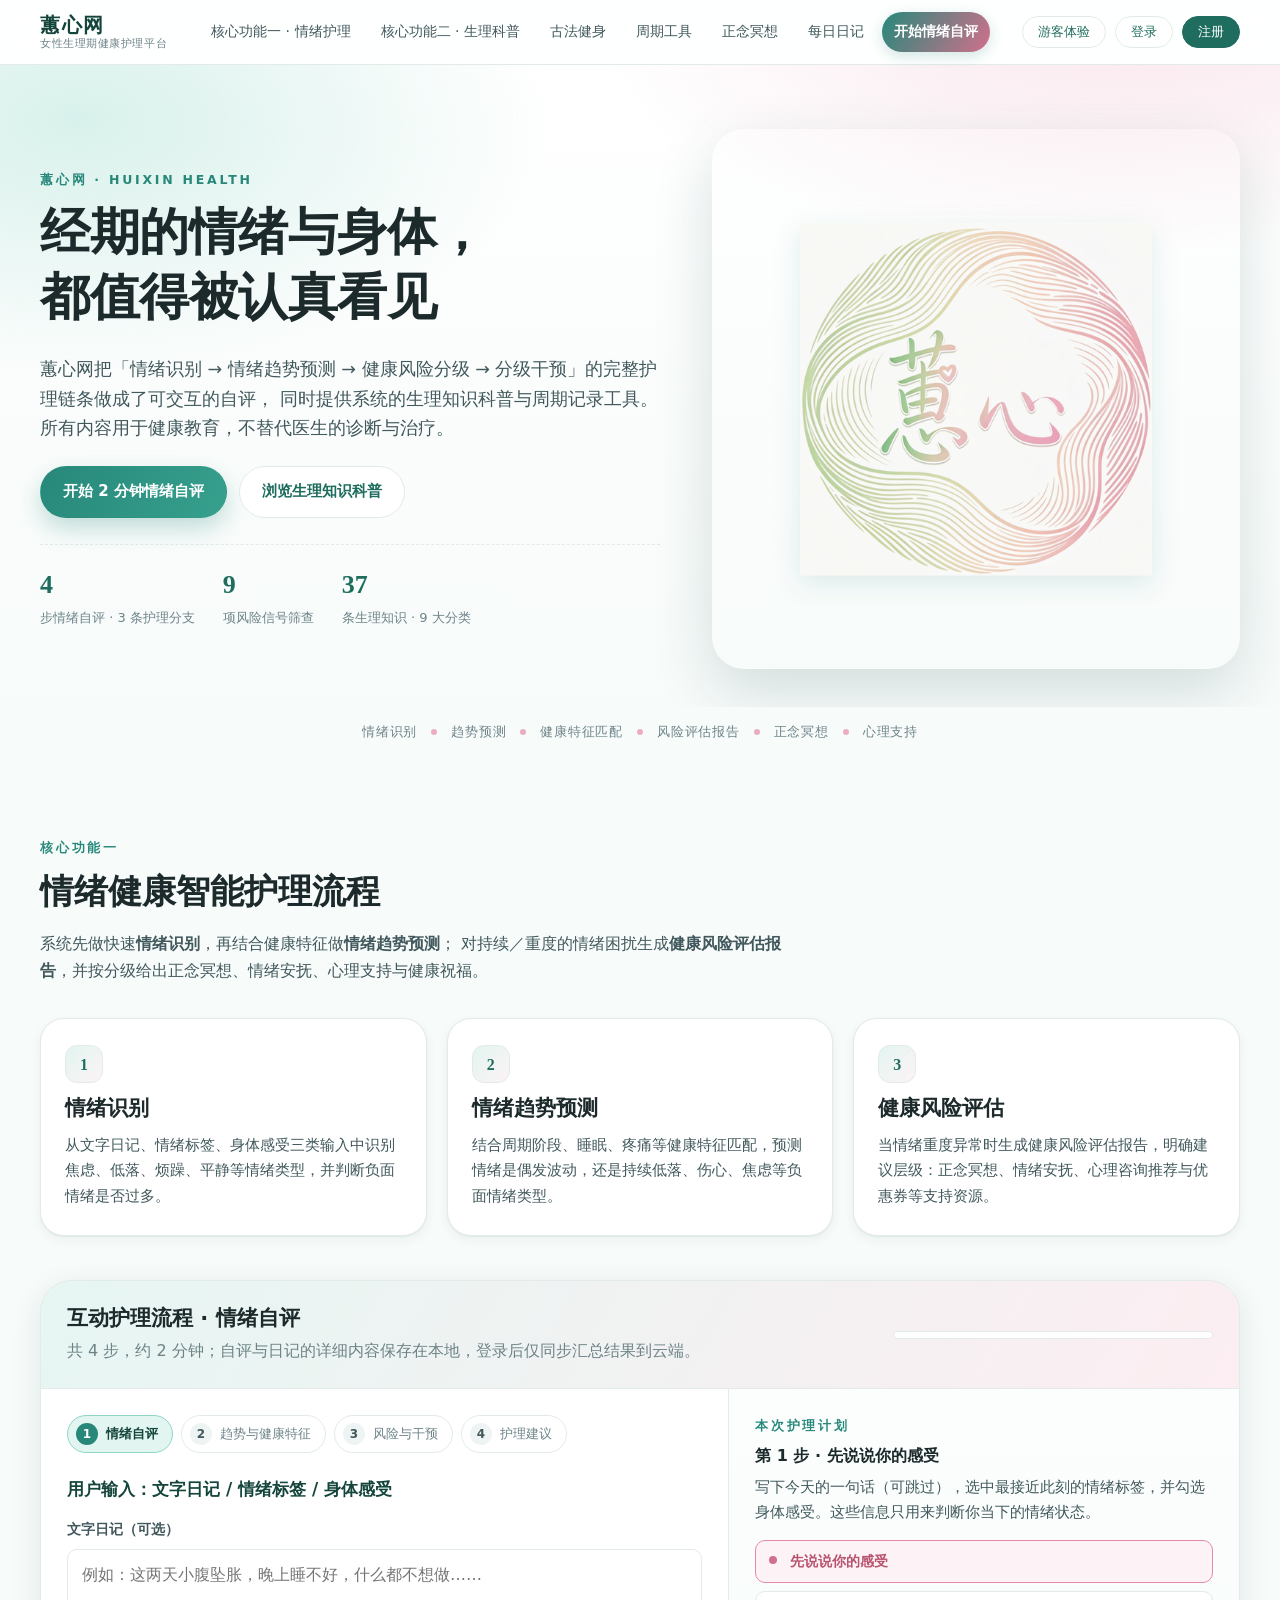
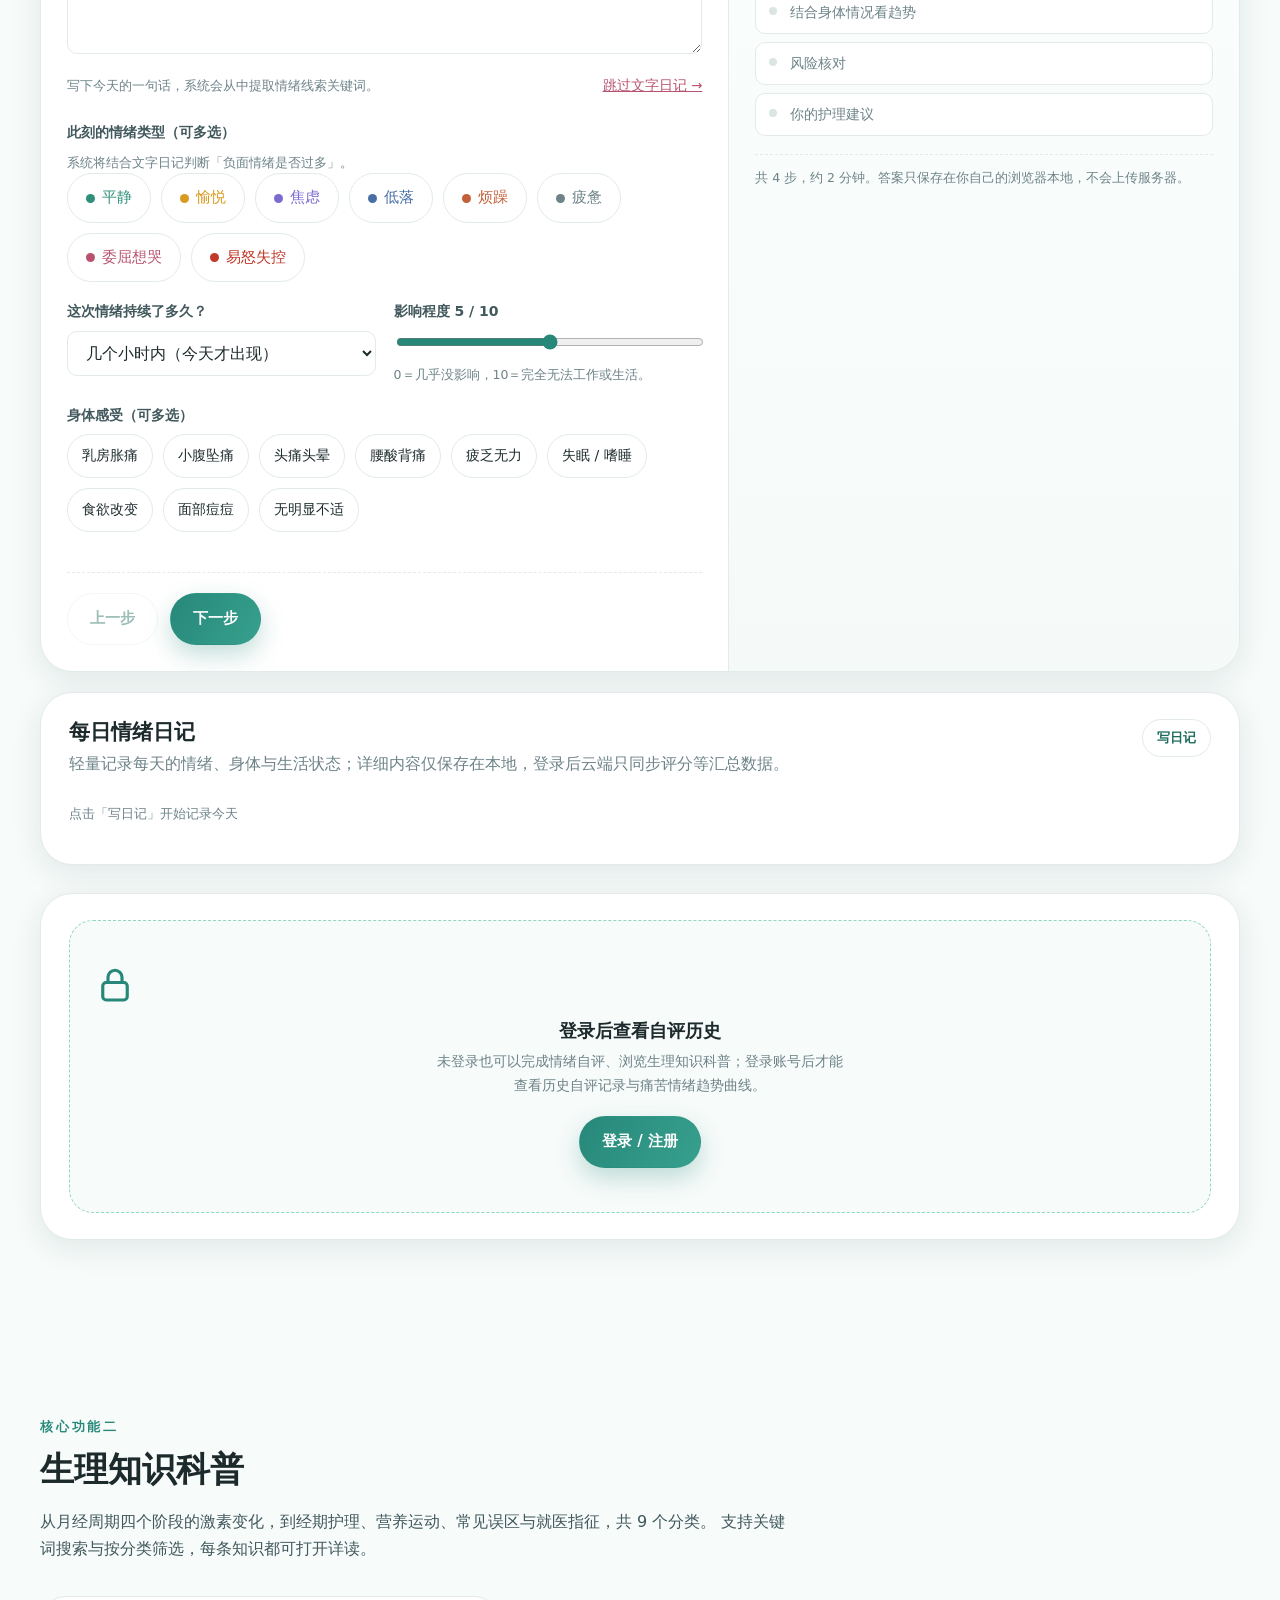
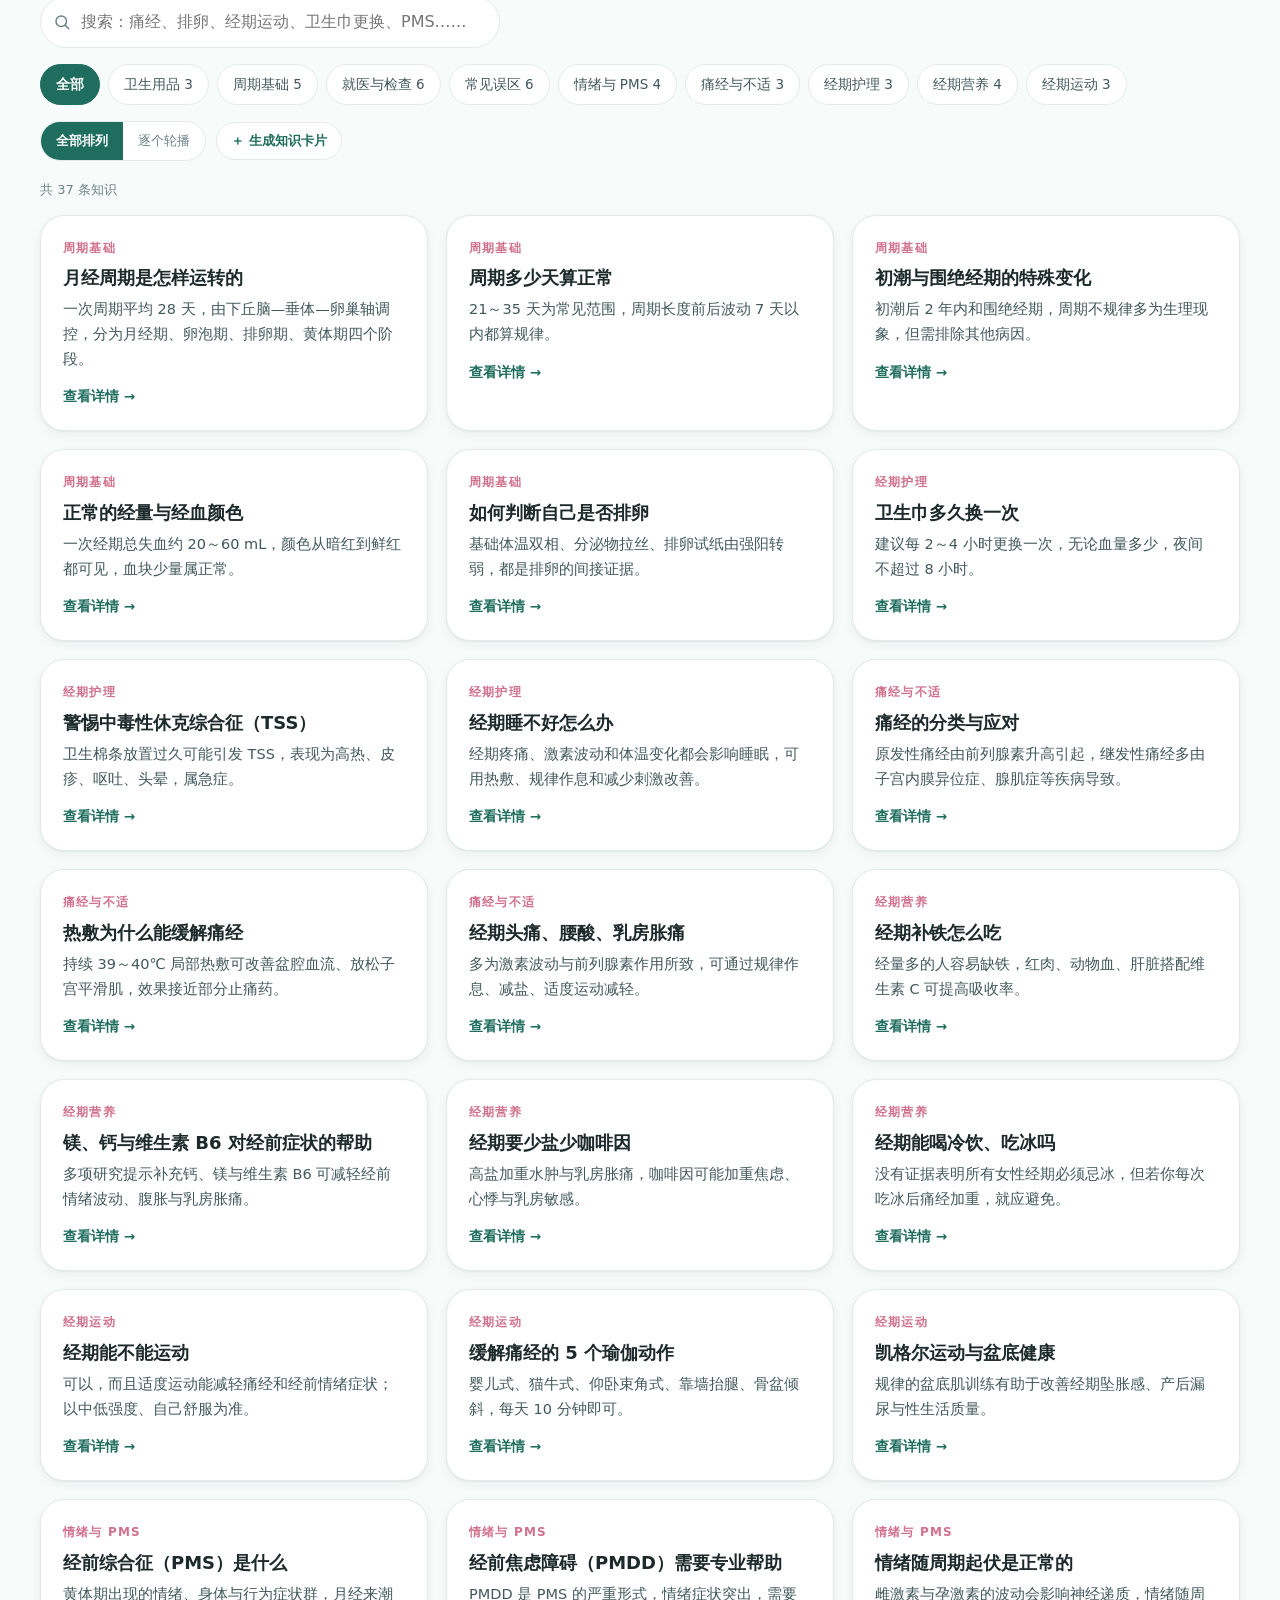
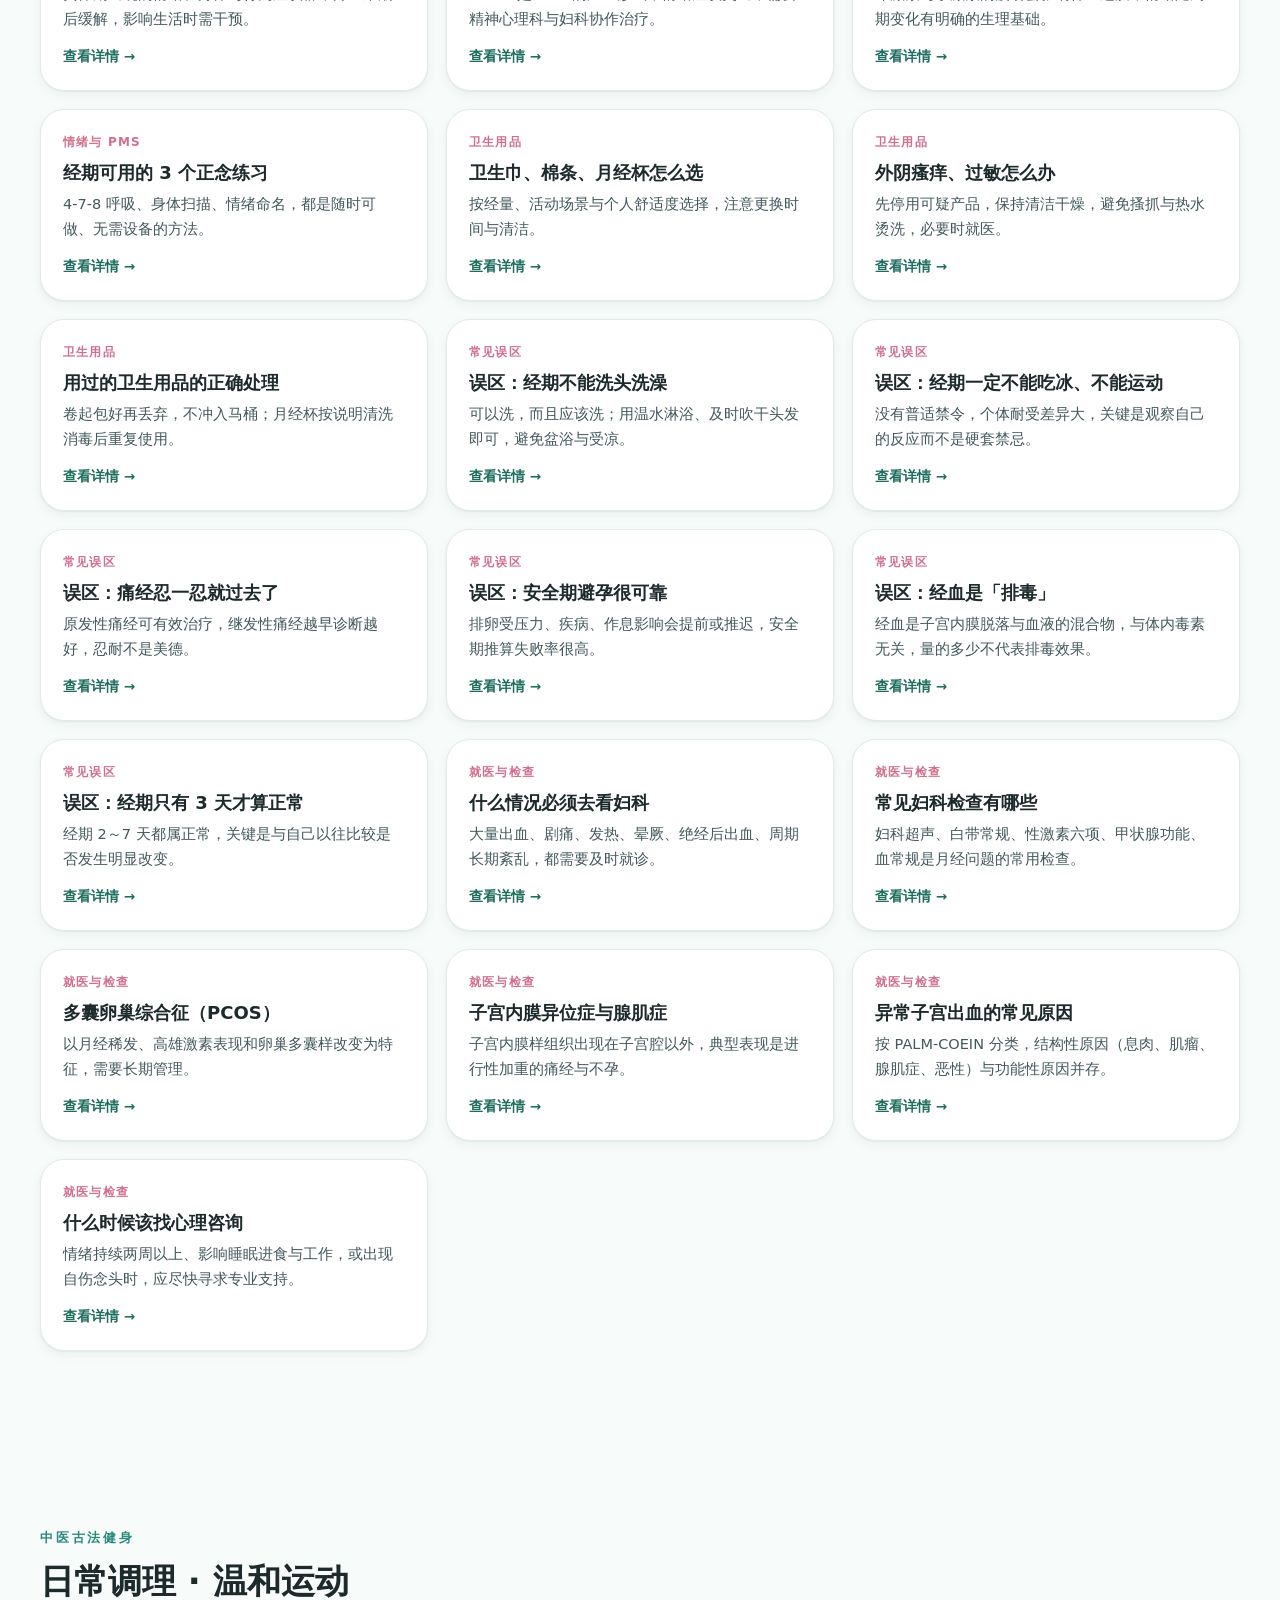
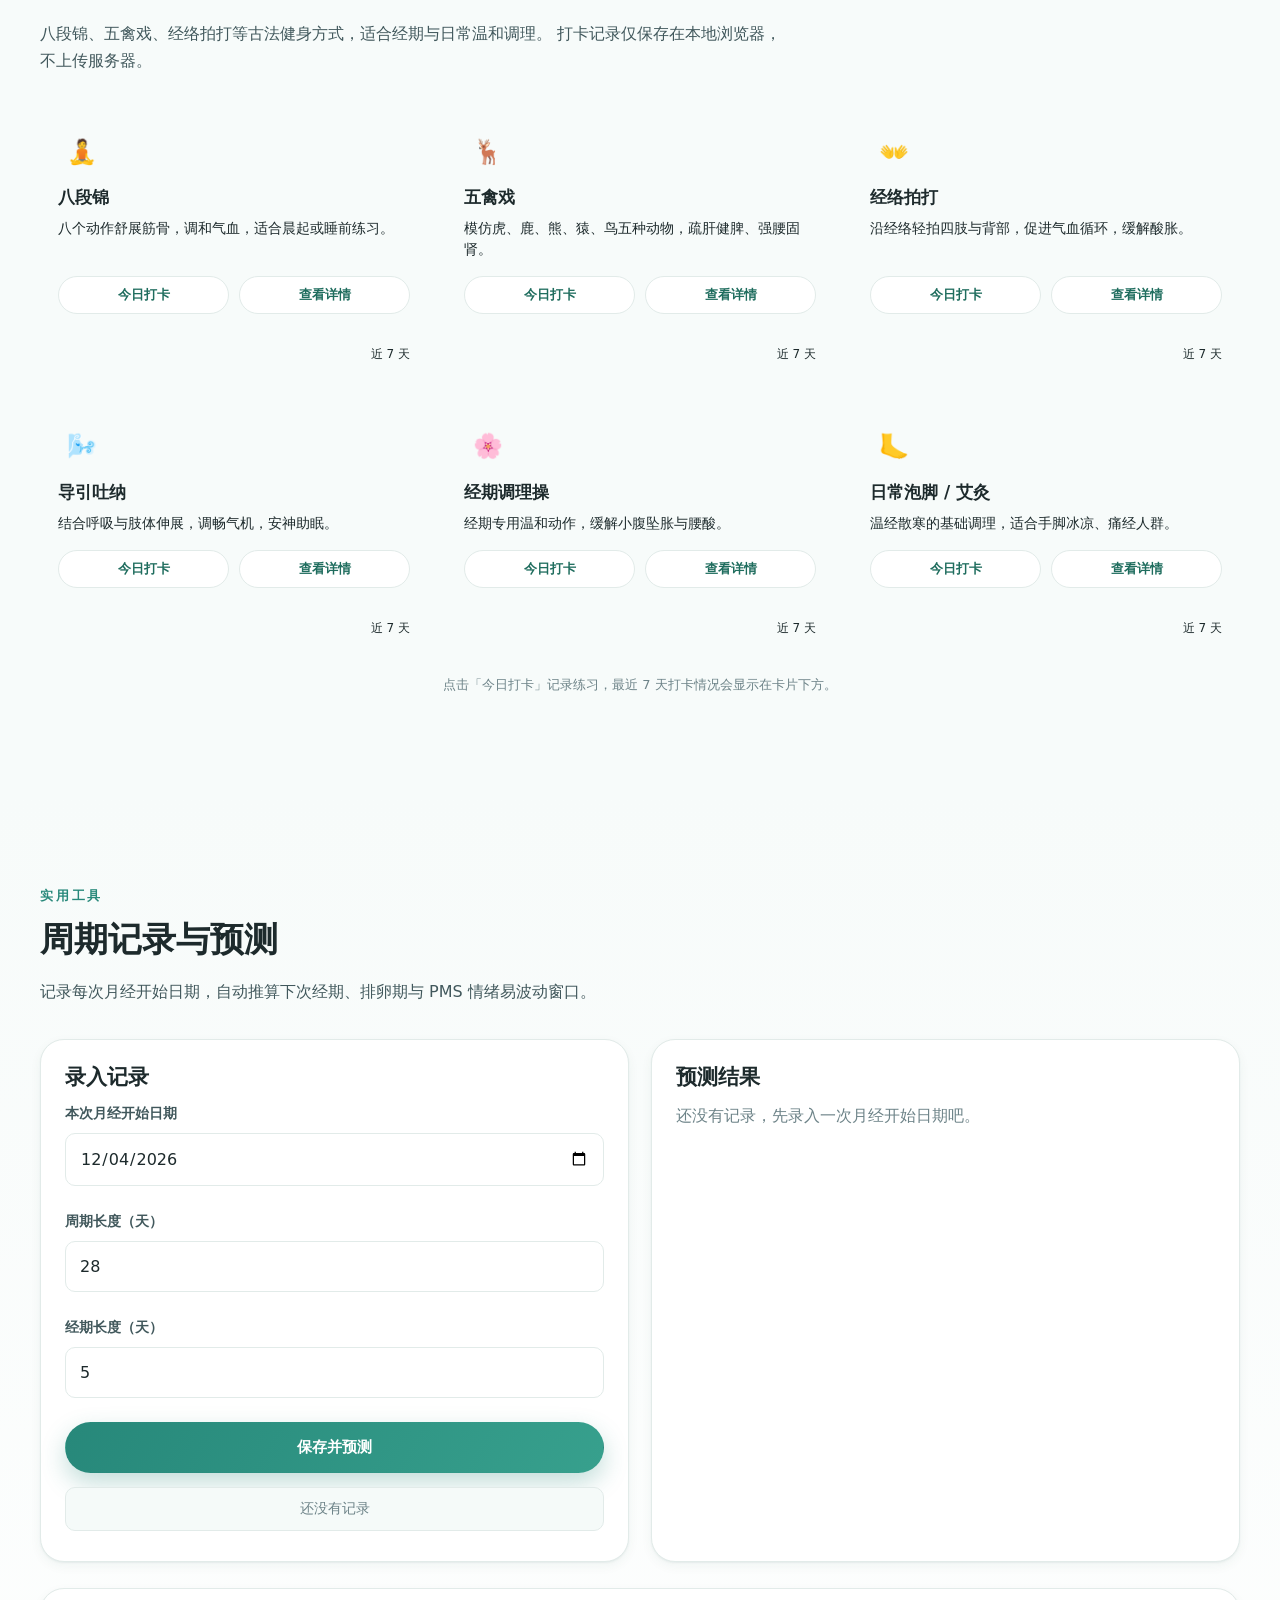
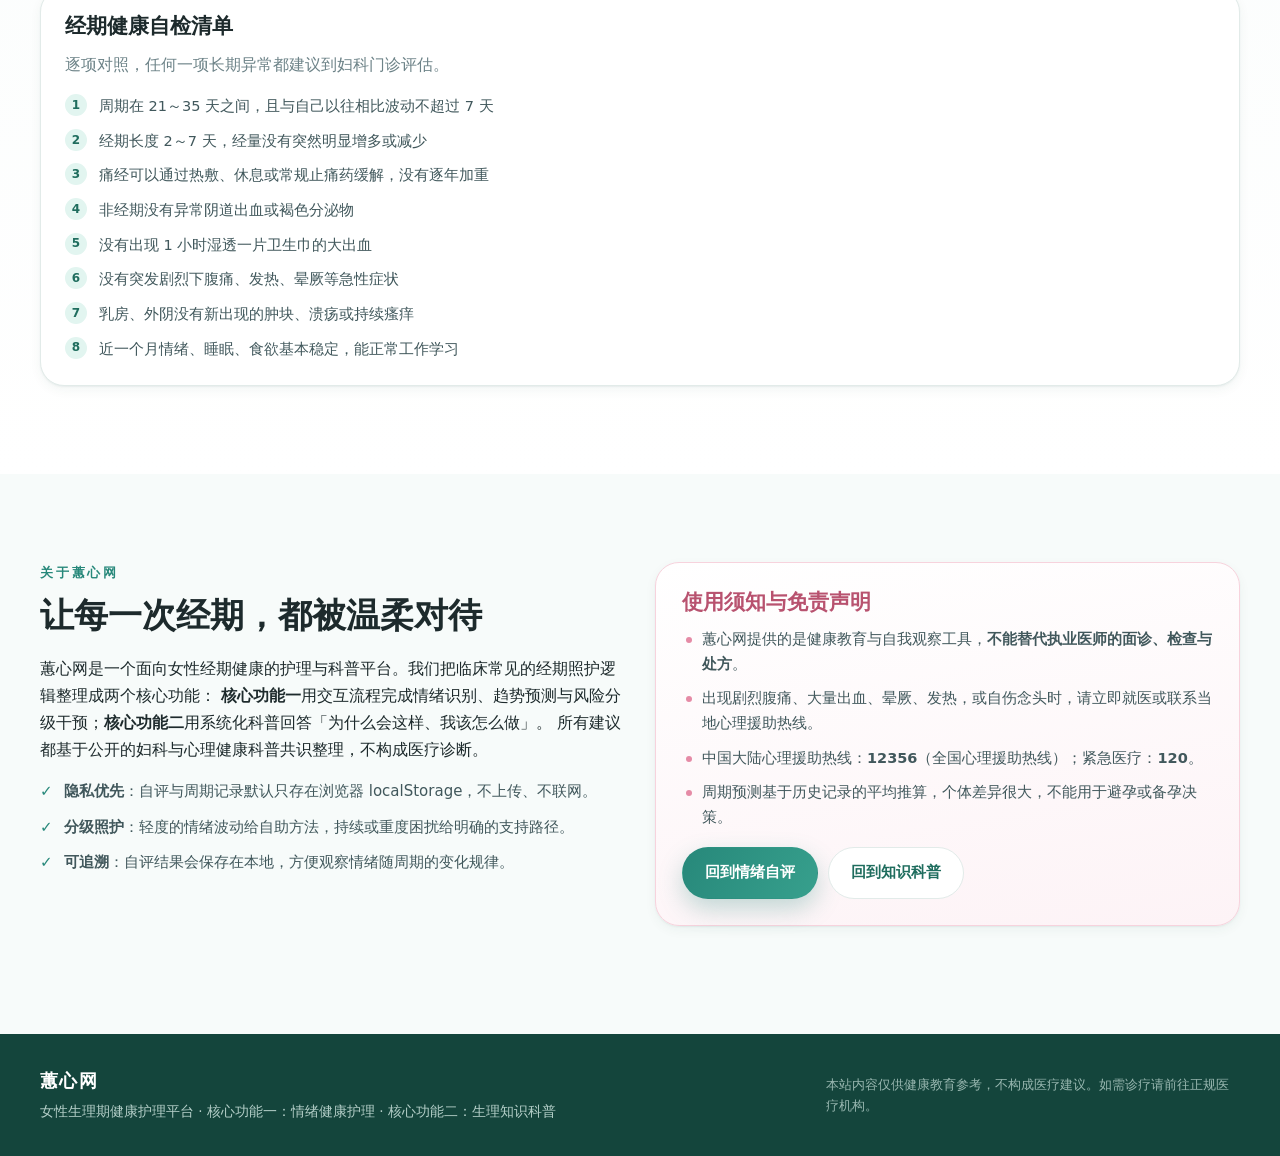
<file: index.html>
<!DOCTYPE html>
<html lang="zh-CN">
<head>
<meta charset="UTF-8">
<meta name="viewport" content="width=device-width, initial-scale=1.0">
<title>蕙心网 · 女性生理期健康护理</title>
<meta name="description" content="蕙心网：面向女性的生理期健康护理平台。核心功能一为情绪健康智能护理流程（情绪识别、情绪趋势预测、健康风险分级与对应干预）；核心功能二为生理知识科普（周期知识、经期护理、营养运动、常见误区、就医指征）。">
<link rel="stylesheet" href="styles.css">
</head>
<body>
<a class="skip-link" href="#main">跳到主要内容</a>

<header class="site-header" id="top">
  <div class="wrap header-inner">
    <a class="brand" href="#top">
      <span class="brand-text">
        <b>蕙心网</b>
        <small>女性生理期健康护理平台</small>
      </span>
    </a>
    <nav class="nav" aria-label="主导航">
      <a href="#feature1">核心功能一 · 情绪护理</a>
      <a href="#feature2">核心功能二 · 生理科普</a>
      <a href="#tcm-fitness">古法健身</a>
      <a href="#tools">周期工具</a>
      <a href="#admin" id="adminLink" hidden>后台管理</a>
      <button type="button" id="navMeditation">正念冥想</button>
      <button type="button" id="navMoodDiary">每日日记</button>
      <a class="nav-cta" href="#assessment">开始情绪自评</a>
    </nav>
    <div class="auth-area" id="authArea"></div>
  </div>
</header>

<main id="main">

  <!-- ================= HERO ================= -->
  <section class="hero" id="hero">
    <div class="wrap hero-inner">
      <div class="hero-copy">
        <p class="eyebrow">蕙心网 · HUIXIN HEALTH</p>
        <h1>经期的情绪与身体，<br>都值得被认真看见</h1>
        <p class="lead">
          蕙心网把「情绪识别 → 情绪趋势预测 → 健康风险分级 → 分级干预」的完整护理链条做成了可交互的自评，
          同时提供系统的生理知识科普与周期记录工具。所有内容用于健康教育，不替代医生的诊断与治疗。
        </p>
        <div class="hero-actions">
          <a class="btn btn-primary" href="#assessment">开始 2 分钟情绪自评</a>
          <a class="btn btn-ghost" href="#feature2">浏览生理知识科普</a>
        </div>
        <ul class="hero-stats">
          <li><b>4</b><span>步情绪自评 · 3 条护理分支</span></li>
          <li><b>9</b><span>项风险信号筛查</span></li>
          <li><b>37</b><span>条生理知识 · 9 大分类</span></li>
        </ul>
      </div>

    <figure class="hero-visual">
      <img src="assets/cover.svg" alt="" width="540" height="540" aria-hidden="true">
    </figure>
  </div>
</section>

  <div class="wrap marquee" aria-hidden="true">
    <span>情绪识别</span><i></i><span>趋势预测</span><i></i><span>健康特征匹配</span><i></i><span>风险评估报告</span><i></i><span>正念冥想</span><i></i><span>心理支持</span>
  </div>

  <!-- ================= 核心功能一 ================= -->
  <section class="section" id="feature1">
    <div class="wrap">
      <header class="section-head">
        <p class="eyebrow">核心功能一</p>
        <h2>情绪健康智能护理流程</h2>
        <p class="section-sub">
          系统先做快速<b>情绪识别</b>，再结合健康特征做<b>情绪趋势预测</b>；
          对持续／重度的情绪困扰生成<b>健康风险评估报告</b>，并按分级给出正念冥想、情绪安抚、心理支持与健康祝福。
        </p>
      </header>

      <div class="cards cards-3">
        <article class="card">
          <span class="card-icon" aria-hidden="true">1</span>
          <h3>情绪识别</h3>
          <p>从文字日记、情绪标签、身体感受三类输入中识别焦虑、低落、烦躁、平静等情绪类型，并判断负面情绪是否过多。</p>
        </article>
        <article class="card">
          <span class="card-icon" aria-hidden="true">2</span>
          <h3>情绪趋势预测</h3>
          <p>结合周期阶段、睡眠、疼痛等健康特征匹配，预测情绪是偶发波动，还是持续低落、伤心、焦虑等负面情绪类型。</p>
        </article>
        <article class="card">
          <span class="card-icon" aria-hidden="true">3</span>
          <h3>健康风险评估</h3>
          <p>当情绪重度异常时生成健康风险评估报告，明确建议层级：正念冥想、情绪安抚、心理咨询推荐与优惠券等支持资源。</p>
        </article>
      </div>

      <!-- ---------- 交互式护理流程 ---------- -->
      <div class="assess" id="assessment">
        <div class="assess-head">
          <div>
            <h3>互动护理流程 · 情绪自评</h3>
            <p class="muted">共 4 步，约 2 分钟；自评与日记的详细内容保存在本地，登录后仅同步汇总结果到云端。</p>
          </div>
          <div class="assess-progress" aria-hidden="true"><span id="progressBar"></span></div>
        </div>

        <div class="assess-body">
          <!-- 左：步骤表单 -->
          <form class="assess-panel" id="assessForm" novalidate>
            <ol class="steps" id="stepNav">
              <li data-step="1" class="is-active"><b>1</b><span>情绪自评</span></li>
              <li data-step="2"><b>2</b><span>趋势与健康特征</span></li>
              <li data-step="3"><b>3</b><span>风险与干预</span></li>
              <li data-step="4"><b>4</b><span>护理建议</span></li>
            </ol>

            <!-- step1 -->
            <fieldset class="step-panel is-active" data-step="1">
              <legend>用户输入：文字日记 / 情绪标签 / 身体感受</legend>
              <div class="field">
                <span class="field-label">文字日记（可选）</span>
                <textarea id="diary" rows="3" placeholder="例如：这两天小腹坠胀，晚上睡不好，什么都不想做……"></textarea>
                <div class="diary-row">
                  <span class="field-hint">写下今天的一句话，系统会从中提取情绪线索关键词。</span>
                  <button type="button" class="link-btn" id="skipDiary">跳过文字日记 →</button>
                </div>
              </div>
              <div class="field">
                <span class="field-label">此刻的情绪类型（可多选）</span>
                <span class="field-hint">系统将结合文字日记判断「负面情绪是否过多」。</span>
                <div class="chips chips-lg" id="emoChips" role="group" aria-label="情绪类型">
                  <label class="chip chip-emo"><input type="checkbox" name="emotion" value="平静"><span class="emo emo-calm">平静</span></label>
                  <label class="chip chip-emo"><input type="checkbox" name="emotion" value="愉悦"><span class="emo emo-joy">愉悦</span></label>
                  <label class="chip chip-emo"><input type="checkbox" name="emotion" value="焦虑"><span class="emo emo-anx">焦虑</span></label>
                  <label class="chip chip-emo"><input type="checkbox" name="emotion" value="低落"><span class="emo emo-low">低落</span></label>
                  <label class="chip chip-emo"><input type="checkbox" name="emotion" value="烦躁"><span class="emo emo-irr">烦躁</span></label>
                  <label class="chip chip-emo"><input type="checkbox" name="emotion" value="疲惫"><span class="emo emo-tired">疲惫</span></label>
                  <label class="chip chip-emo"><input type="checkbox" name="emotion" value="委屈想哭"><span class="emo emo-cry">委屈想哭</span></label>
                  <label class="chip chip-emo"><input type="checkbox" name="emotion" value="易怒失控"><span class="emo emo-rage">易怒失控</span></label>
                </div>
              </div>
              <div class="grid-2">
                <label class="field">
                  <span class="field-label">这次情绪持续了多久？</span>
                  <select id="duration">
                    <option value="hours">几个小时内（今天才出现）</option>
                    <option value="1-2d">1～2 天</option>
                    <option value="3-5d">3～5 天</option>
                    <option value="week">一周及以上</option>
                    <option value="weeks">两周以上，反复出现</option>
                  </select>
                </label>
                <label class="field">
                  <span class="field-label">影响程度 <b id="intensityOut">5</b> / 10</span>
                  <input type="range" id="intensity" min="0" max="10" step="1" value="5">
                  <span class="field-hint">0＝几乎没影响，10＝完全无法工作或生活。</span>
                </label>
              </div>
              <div class="field">
                <span class="field-label">身体感受（可多选）</span>
                <div class="chips" id="symptomChips" role="group" aria-label="身体感受">
                  <label class="chip"><input type="checkbox" name="symptom" value="乳房胀痛"><span>乳房胀痛</span></label>
                  <label class="chip"><input type="checkbox" name="symptom" value="小腹坠痛"><span>小腹坠痛</span></label>
                  <label class="chip"><input type="checkbox" name="symptom" value="头痛头晕"><span>头痛头晕</span></label>
                  <label class="chip"><input type="checkbox" name="symptom" value="腰酸背痛"><span>腰酸背痛</span></label>
                  <label class="chip"><input type="checkbox" name="symptom" value="疲乏无力"><span>疲乏无力</span></label>
                  <label class="chip"><input type="checkbox" name="symptom" value="失眠或嗜睡"><span>失眠 / 嗜睡</span></label>
                  <label class="chip"><input type="checkbox" name="symptom" value="食欲改变"><span>食欲改变</span></label>
                  <label class="chip"><input type="checkbox" name="symptom" value="面部痘痘"><span>面部痘痘</span></label>
                  <label class="chip"><input type="checkbox" name="symptom" value="无明显不适"><span>无明显不适</span></label>
                </div>
              </div>
            </fieldset>

            <!-- step2 -->
            <fieldset class="step-panel" data-step="2">
              <legend>预测情绪趋势：健康特征匹配</legend>
              <div class="grid-2">
                <label class="field">
                  <span class="field-label">最近一次月经开始日期</span>
                  <input type="date" id="lastPeriod">
                </label>
                <label class="field">
                  <span class="field-label">平均周期长度（天）</span>
                  <input type="number" id="cycleLen" min="18" max="60" value="28">
                </label>
                <label class="field">
                  <span class="field-label">平均经期长度（天）</span>
                  <input type="number" id="periodLen" min="1" max="12" value="5">
                </label>
                <label class="field">
                  <span class="field-label">近一周平均睡眠时长</span>
                  <select id="sleep">
                    <option value="7-9">7～9 小时，睡得还行</option>
                    <option value="6-7">6～7 小时，略少</option>
                    <option value="lt6">不足 6 小时</option>
                    <option value="gt9">超过 9 小时仍困</option>
                  </select>
                </label>
                <label class="field">
                  <span class="field-label">经期疼痛程度</span>
                  <select id="pain">
                    <option value="none">基本不痛</option>
                    <option value="mild">轻微，不影响做事</option>
                    <option value="mid">中度，需要热敷或止痛药</option>
                    <option value="severe">重度，影响上课 / 上班</option>
                  </select>
                </label>
                <label class="field">
                  <span class="field-label">最近生活压力</span>
                  <select id="stress">
                    <option value="low">较小</option>
                    <option value="mid">一般</option>
                    <option value="high">较大（考试、加班、人际冲突）</option>
                  </select>
                </label>
              </div>
              <label class="field">
                <span class="field-label">其他需要说明的（可选）</span>
                <input type="text" id="extraNote" placeholder="例如：正在备孕 / 刚停用短效避孕药 / 有多囊卵巢综合征病史">
              </label>
            </fieldset>

            <!-- step3 -->
            <fieldset class="step-panel" data-step="3">
              <legend>风险与干预：最后确认</legend>
              <div class="chips" role="group" aria-label="风险筛查">
                <label class="chip"><input type="checkbox" id="selfHarm"><span>近两周出现过「活着没意思 / 想伤害自己」的念头</span></label>
                <label class="chip"><input type="checkbox" id="heavyBleed"><span>经血量突然明显增多（1 小时湿透一片卫生巾）或经期超过 10 天</span></label>
                <label class="chip"><input type="checkbox" id="missedPeriod"><span>月经推迟超过 10 天且有性生活史</span></label>
                <label class="chip"><input type="checkbox" id="faint"><span>出现晕厥、剧烈腹痛、发热等急性症状</span></label>
              </div>
              <p class="notice notice-warn" role="note">
                <b>重要提示：</b>勾选以上任何一项，蕙心网会优先给出「尽快就医」的提示。蕙心网是健康教育工具，不能替代医生的诊断。
              </p>
            </fieldset>

            <!-- step4 结果 -->
            <fieldset class="step-panel" data-step="4">
              <legend>护理建议</legend>
              <div id="reportMount" aria-live="polite"></div>

              <!-- 护理建议反馈（可选） -->
              <div class="fb-block" id="fbBlock" hidden>
                <h5 class="fb-title">这份护理建议对你有帮助吗？（可选）</h5>
                <div class="chips" id="fbChips" role="radiogroup" aria-label="护理建议反馈">
                  <label class="chip"><input type="radio" name="fbChoice" value="helpful"><span>有帮助</span></label>
                  <label class="chip"><input type="radio" name="fbChoice" value="not_helpful"><span>没帮助</span></label>
                  <label class="chip"><input type="radio" name="fbChoice" value="worse"><span>情况加剧</span></label>
                </div>
                <p class="notice notice-warn fb-worse" id="fbWorse" hidden>
                  <b>请优先照顾自己：</b>如果情况正在加剧，建议尽快到妇科或精神心理科门诊评估；情绪上有伤害自己的念头时，请联系全国心理援助热线 <b>12356</b>。本工具不能替代医生诊疗。
                </p>
                <label class="field fb-field">
                  <span class="field-label">护理建议评价（可选）</span>
                  <textarea id="fbText" rows="2" placeholder="例如：哪条建议对你最有用？希望补充什么内容？"></textarea>
                </label>
                <div class="fb-actions">
                  <button type="button" class="btn btn-primary btn-sm" id="fbSubmit">提交反馈</button>
                  <span class="fb-done" id="fbDone" hidden>已收到你的反馈，谢谢你 ♥</span>
                </div>
              </div>
            </fieldset>

            <p class="form-error" id="formError" role="alert" hidden></p>

            <div class="assess-actions">
              <button type="button" class="btn btn-ghost" id="prevBtn" disabled>上一步</button>
              <button type="button" class="btn btn-primary" id="nextBtn">下一步</button>
              <button type="button" class="btn btn-soft" id="resetBtn" hidden>重新自评</button>
            </div>
          </form>

          <!-- 右：本次护理计划（面向用户的文字说明） -->
          <aside class="assess-plan">
            <p class="eyebrow">本次护理计划</p>
            <h4 id="planTitle">第 1 步 · 先说说你的感受</h4>
            <p class="plan-lead" id="planLead">写下今天的一句话，并勾选身体感受。这些信息只用来判断当下的情绪状态。</p>
            <ul class="plan-list" id="planList" aria-label="本次护理计划"></ul>
            <p class="plan-note">共 4 步，约 2 分钟。答案只保存在你自己的浏览器本地，不会上传服务器。</p>
          </aside>
        </div>
      </div>

      <!-- ---------- 每日情绪日记 ---------- -->
      <div class="history mood-diary" id="moodDiary">
        <div class="history-head">
          <div>
            <h3>每日情绪日记</h3>
            <p class="muted">轻量记录每天的情绪、身体与生活状态；详细内容仅保存在本地，登录后云端只同步评分等汇总数据。</p>
          </div>
          <div class="history-actions">
            <button type="button" class="btn btn-ghost btn-sm" id="toggleMoodForm">写日记</button>
          </div>
        </div>
        <form class="mood-form" id="moodForm" hidden novalidate>
          <div class="field">
            <span class="field-label">今天的情绪评分（1 很低落 · 10 很愉悦）<b id="moodScoreVal">5</b></span>
            <input type="range" id="moodScore" min="1" max="10" value="5" step="1">
          </div>
          <div class="field">
            <span class="field-label">情绪标签（可多选）</span>
            <div class="chips" id="moodEmotions"></div>
          </div>
          <div class="field">
            <span class="field-label">身体感受（可多选）</span>
            <div class="chips" id="moodSymptoms"></div>
          </div>
          <div class="field">
            <span class="field-label">经期状态</span>
            <div class="chips" id="moodCycle"></div>
          </div>
          <div class="field">
            <span class="field-label">睡眠质量</span>
            <div class="chips" id="moodSleep"></div>
          </div>
          <div class="field">
            <span class="field-label">昨晚睡眠时长（小时）</span>
            <input type="number" id="moodSleepHours" min="0" max="24" step="0.5" placeholder="例如 7.5">
          </div>
          <div class="field">
            <span class="field-label">饮食情况</span>
            <div class="chips" id="moodDiet"></div>
          </div>
          <div class="field">
            <span class="field-label">运动记录</span>
            <div class="chips" id="moodExercise"></div>
          </div>
          <div class="field">
            <span class="field-label">文字日记（可选，仅存本地）</span>
            <textarea id="moodText" rows="3" placeholder="今天有什么想记录的？"></textarea>
          </div>
          <div class="form-actions">
            <button type="submit" class="btn btn-primary">保存今日日记</button>
            <button type="button" class="btn btn-ghost" id="cancelMoodForm">取消</button>
          </div>
        </form>
        <p class="muted mood-diary-hint" id="moodDiaryHint"></p>
      </div>

      <!-- ---------- 自评记录与趋势曲线 ---------- -->
      <div class="history" id="history">
        <div id="historyInner">
          <div class="history-head">
            <div>
              <h3>自评记录与趋势曲线</h3>
              <p class="muted">每次自评完成后自动保存在本浏览器，最多保留最近 30 次，不上传服务器。</p>
            </div>
            <div class="history-actions">
              <button type="button" class="btn btn-ghost btn-sm" id="syncCloud" hidden>☁ 云端同步</button>
              <button type="button" class="btn btn-ghost btn-sm" id="clearHistory">清空记录</button>
            </div>
          </div>
          <p class="muted sync-note" id="syncNote"></p>
          <div class="trend-chart" id="trendChart"></div>
          <p class="muted history-empty" id="historyEmpty" hidden>还没有自评记录。完成一次情绪自评后，这里会出现痛苦与情绪趋势曲线和历史记录。</p>
          <ul class="history-list" id="historyList"></ul>

          <div class="history-subhead">
            <h4>情绪日记趋势</h4>
            <p class="muted">来自每日日记的情绪评分曲线（本地 + 云端汇总合并）。</p>
          </div>
          <div class="trend-chart mood-chart" id="moodChart"></div>
          <p class="muted history-empty" id="moodEmpty" hidden>还没有日记记录。点击上方「写日记」记录今天，登录后趋势可跨设备查看。</p>
          <ul class="history-list mood-list" id="moodList"></ul>
        </div>
        <div class="history-lock" id="historyLock" hidden>
          <svg viewBox="0 0 24 24" aria-hidden="true"><rect x="5" y="10" width="14" height="10" rx="2" fill="none" stroke="currentColor" stroke-width="1.8"/><path d="M8 10V7a4 4 0 0 1 8 0v3" fill="none" stroke="currentColor" stroke-width="1.8"/></svg>
          <h3>登录后查看自评历史</h3>
          <p class="muted">未登录也可以完成情绪自评、浏览生理知识科普；登录账号后才能查看历史自评记录与痛苦情绪趋势曲线。</p>
          <button type="button" class="btn btn-primary" id="lockLogin">登录 / 注册</button>
        </div>
      </div>
    </div>
  </section>

  <!-- ================= 核心功能二 ================= -->
  <section class="section" id="feature2">
    <div class="wrap">
      <header class="section-head">
        <p class="eyebrow">核心功能二</p>
        <h2>生理知识科普</h2>
        <p class="section-sub">
          从月经周期四个阶段的激素变化，到经期护理、营养运动、常见误区与就医指征，共 9 个分类。
          支持关键词搜索与按分类筛选，每条知识都可打开详读。
        </p>
      </header>

      <div class="kb-toolbar">
        <div class="search">
          <svg viewBox="0 0 24 24" aria-hidden="true"><circle cx="11" cy="11" r="7" fill="none" stroke="currentColor" stroke-width="2"/><path d="M16.5 16.5 21 21" stroke="currentColor" stroke-width="2" stroke-linecap="round"/></svg>
          <input type="search" id="kbSearch" placeholder="搜索：痛经、排卵、经期运动、卫生巾更换、PMS……" aria-label="搜索科普知识">
        </div>
        <div class="kb-filters" id="kbFilters" role="group" aria-label="知识分类"></div>
        <div class="kb-actions">
          <div class="view-toggle" id="kbViewToggle" role="group" aria-label="卡片展示形式">
            <button type="button" data-view="grid" class="is-on">全部排列</button>
            <button type="button" data-view="carousel">逐个轮播</button>
          </div>
          <button type="button" class="btn btn-ghost btn-sm" id="kbSubmit">＋ 生成知识卡片</button>
          <button type="button" class="btn btn-primary btn-sm" id="kbReview" hidden>卡片审核 <span class="review-badge" id="kbReviewBadge">0</span></button>
        </div>
      </div>

      <p class="kb-count muted" id="kbCount"></p>
      <div class="kb-grid" id="kbGrid"></div>
      <div class="kb-carousel" id="kbCarousel" hidden>
        <button type="button" class="car-arrow" id="carPrev" aria-label="上一张">‹</button>
        <div class="car-stage" id="carStage"></div>
        <button type="button" class="car-arrow" id="carNext" aria-label="下一张">›</button>
        <div class="car-dots" id="carDots"></div>
        <div class="car-bar">
          <span class="muted" id="carPos"></span>
          <button type="button" class="link-btn" id="carPlay">暂停自动播放</button>
        </div>
      </div>
      <p class="kb-empty muted" id="kbEmpty" hidden>没有匹配的知识条目，换个关键词试试。</p>
    </div>
  </section>

  <!-- ================= 中医古法健身调理区 ================= -->
  <section class="section" id="tcm-fitness">
    <div class="wrap">
      <header class="section-head">
        <p class="eyebrow">中医古法健身</p>
        <h2>日常调理 · 温和运动</h2>
        <p class="section-sub">
          八段锦、五禽戏、经络拍打等古法健身方式，适合经期与日常温和调理。
          打卡记录仅保存在本地浏览器，不上传服务器。
        </p>
      </header>
      <div class="fitness-grid" id="fitnessGrid"></div>
      <p class="muted fitness-hint">点击「今日打卡」记录练习，最近 7 天打卡情况会显示在卡片下方。</p>
    </div>
  </section>

  <!-- ================= 管理后台 ================= -->
  <section class="section" id="admin" hidden>
    <div class="wrap">
      <header class="section-head">
        <p class="eyebrow">管理后台</p>
        <h2>内容管理与数据统计</h2>
        <p class="section-sub">仅管理员可见：审核用户投稿、管理科普卡片、查看用户列表、用户反馈与点击量统计。</p>
      </header>
      <div class="admin-tabs" id="adminTabs" role="tablist">
        <button type="button" data-tab="review" class="is-on">待审投稿</button>
        <button type="button" data-tab="cards">卡片管理</button>
        <button type="button" data-tab="users">用户管理</button>
        <button type="button" data-tab="feedback">用户反馈</button>
        <button type="button" data-tab="stats">数据统计</button>
      </div>
      <div id="adminBody"></div>
    </div>
  </section>

  <!-- ================= 工具 ================= -->
  <section class="section section-alt" id="tools">
    <div class="wrap">
      <header class="section-head">
        <p class="eyebrow">实用工具</p>
        <h2>周期记录与预测</h2>
        <p class="section-sub">记录每次月经开始日期，自动推算下次经期、排卵期与 PMS 情绪易波动窗口。</p>
      </header>
      <div class="tools-grid">
        <div class="tool-card">
          <h3>录入记录</h3>
          <div class="inline-form">
            <label class="field">
              <span class="field-label">本次月经开始日期</span>
              <input type="date" id="toolDate">
            </label>
            <label class="field">
              <span class="field-label">周期长度（天）</span>
              <input type="number" id="toolCycle" min="18" max="60" value="28">
            </label>
            <label class="field">
              <span class="field-label">经期长度（天）</span>
              <input type="number" id="toolPeriod" min="1" max="12" value="5">
            </label>
            <button type="button" class="btn btn-primary" id="toolAdd">保存并预测</button>
          </div>
          <ul class="record-list" id="recordList"></ul>
          <button type="button" class="link-btn" id="toolClear">清空全部记录</button>
        </div>
        <div class="tool-card tool-result" id="toolResult">
          <h3>预测结果</h3>
          <p class="muted">还没有记录，先录入一次月经开始日期吧。</p>
        </div>
      </div>

      <div class="selfcheck">
        <h3>经期健康自检清单</h3>
        <p class="muted">逐项对照，任何一项长期异常都建议到妇科门诊评估。</p>
        <ul class="checklist" id="checklist"></ul>
      </div>
    </div>
  </section>

  <!-- ================= 免责 ================= -->
  <section class="section" id="about">
    <div class="wrap about-grid">
      <div>
        <p class="eyebrow">关于蕙心网</p>
        <h2>让每一次经期，都被温柔对待</h2>
        <p>
          蕙心网是一个面向女性经期健康的护理与科普平台。我们把临床常见的经期照护逻辑整理成两个核心功能：
          <b>核心功能一</b>用交互流程完成情绪识别、趋势预测与风险分级干预；<b>核心功能二</b>用系统化科普回答「为什么会这样、我该怎么做」。
          所有建议都基于公开的妇科与心理健康科普共识整理，不构成医疗诊断。
        </p>
        <ul class="about-points">
          <li><b>隐私优先</b>：自评与周期记录默认只存在浏览器 localStorage，不上传、不联网。</li>
          <li><b>分级照护</b>：轻度的情绪波动给自助方法，持续或重度困扰给明确的支持路径。</li>
          <li><b>可追溯</b>：自评结果会保存在本地，方便观察情绪随周期的变化规律。</li>
        </ul>
      </div>
      <div class="disclaimer">
        <h3>使用须知与免责声明</h3>
        <ul>
          <li>蕙心网提供的是健康教育与自我观察工具，<b>不能替代执业医师的面诊、检查与处方</b>。</li>
          <li>出现剧烈腹痛、大量出血、晕厥、发热，或自伤念头时，请立即就医或联系当地心理援助热线。</li>
          <li>中国大陆心理援助热线：<b>12356</b>（全国心理援助热线）；紧急医疗：<b>120</b>。</li>
          <li>周期预测基于历史记录的平均推算，个体差异很大，不能用于避孕或备孕决策。</li>
        </ul>
        <div class="disc-actions">
          <a class="btn btn-primary" href="#assessment">回到情绪自评</a>
          <a class="btn btn-ghost" href="#feature2">回到知识科普</a>
        </div>
      </div>
    </div>
  </section>
</main>

<footer class="site-footer">
  <div class="wrap footer-inner">
    <div>
      <b>蕙心网</b>
      <span>女性生理期健康护理平台 · 核心功能一：情绪健康护理 · 核心功能二：生理知识科普</span>
    </div>
    <p class="footer-note">本站内容仅供健康教育参考，不构成医疗建议。如需诊疗请前往正规医疗机构。</p>
  </div>
</footer>

<div class="toast" id="toast" role="status" aria-live="polite" hidden></div>

<!-- 正念冥想引导 -->
<div class="meditation-overlay" id="meditationOverlay" hidden>
  <div class="meditation-box">
    <button type="button" class="meditation-close" id="meditationClose" aria-label="退出冥想">×</button>
    <div class="meditation-mode" id="meditationMode">
      <button type="button" class="chip is-on" data-mode="478">4-7-8 呼吸</button>
      <button type="button" class="chip" data-mode="abdominal">腹式呼吸</button>
    </div>
    <div class="breath-stage">
      <div class="breath-circle" id="breathCircle"></div>
      <div class="breath-text" id="breathText">准备</div>
      <div class="breath-count" id="breathCount"></div>
    </div>
    <div class="meditation-controls">
      <button type="button" class="btn btn-primary" id="meditationStart">开始引导</button>
      <button type="button" class="btn btn-ghost" id="meditationMute" aria-pressed="false">静音</button>
    </div>
    <p class="muted meditation-tip">建议找一个安静舒适的位置，跟随圆圈缩放与文字引导进行呼吸。</p>
  </div>
</div>

<!-- 冥想体验反馈 -->
<div class="modal" id="meditationFeedback" hidden>
  <div class="modal-mask" data-mf-close></div>
  <div class="modal-panel" role="dialog" aria-modal="true" aria-labelledby="mfTitle">
    <button type="button" class="modal-close" data-mf-close aria-label="关闭">×</button>
    <div id="mfBody">
      <h3 id="mfTitle">冥想体验反馈</h3>
      <p class="muted">本次冥想感受如何？详细内容仅保存在本地，云端只同步模式、时长与放松评分。</p>
      <form id="meditationFeedbackForm" novalidate>
        <div class="field">
          <span class="field-label">放松程度（1 完全没放松 · 5 非常放松）<b id="mfRelaxVal">3</b></span>
          <input type="range" id="mfRelax" min="1" max="5" value="3" step="1">
        </div>
        <div class="field">
          <span class="field-label">身体感受变化（可多选）</span>
          <div class="chips" id="mfBodyChips"></div>
        </div>
        <div class="field">
          <span class="field-label">情绪变化（可多选）</span>
          <div class="chips" id="mfMoodChips"></div>
        </div>
        <div class="field">
          <span class="field-label">简短感受（可选）</span>
          <textarea id="mfNote" rows="2" placeholder="例如：做完感觉肩膀轻松多了"></textarea>
        </div>
        <div class="form-actions">
          <button type="submit" class="btn btn-primary">保存反馈</button>
          <button type="button" class="btn btn-ghost" id="mfSkip">跳过</button>
        </div>
      </form>
    </div>
  </div>
</div>

<!-- 知识详情 -->
<div class="modal" id="modal" hidden>
  <div class="modal-mask" data-close></div>
  <div class="modal-panel" role="dialog" aria-modal="true" aria-labelledby="modalTitle">
    <button type="button" class="modal-close" data-close aria-label="关闭">×</button>
    <div id="modalBody"></div>
  </div>
</div>

<!-- 登录 / 注册 -->
<div class="modal modal-sm" id="authModal" hidden>
  <div class="modal-mask" data-auth-close></div>
  <div class="modal-panel" role="dialog" aria-modal="true" aria-labelledby="authTitle">
    <button type="button" class="modal-close" data-auth-close aria-label="关闭">×</button>
    <div id="authModalBody"></div>
  </div>
</div>

<!-- 用户中心 -->
<div class="modal modal-sm" id="userModal" hidden>
  <div class="modal-mask" data-uc-close></div>
  <div class="modal-panel" role="dialog" aria-modal="true" aria-labelledby="ucTitle">
    <button type="button" class="modal-close" data-uc-close aria-label="关闭">×</button>
    <div id="userModalBody"></div>
  </div>
</div>

<script src="app.js"></script>
</body>
</html>
</file>
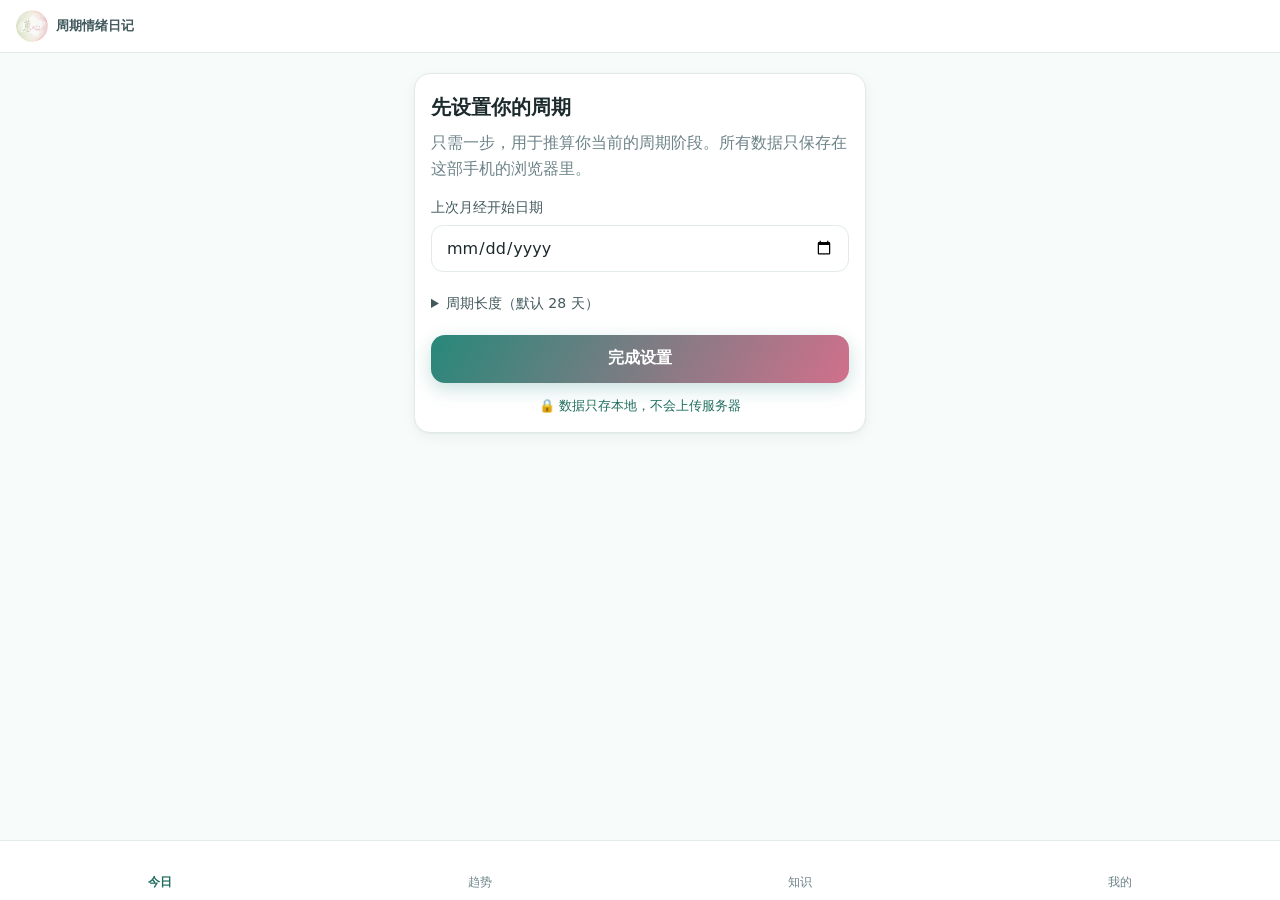
<file: mvp/index.html>
<!DOCTYPE html>
<html lang="zh-CN">
<head>
<meta charset="UTF-8">
<meta name="viewport" content="width=device-width, initial-scale=1, viewport-fit=cover">
<meta name="theme-color" content="#27887a">
<meta name="apple-mobile-web-app-capable" content="yes">
<meta name="mobile-web-app-capable" content="yes">
<meta name="apple-mobile-web-app-status-bar-style" content="default">
<meta name="apple-mobile-web-app-title" content="蕙心">
<title>蕙心 · 周期情绪日记</title>
<link rel="manifest" href="manifest.webmanifest">
<link rel="icon" href="icons/logo.png" type="image/png">
<link rel="stylesheet" href="css/style.css">
</head>
<body>

<!-- 微信内引导：右上角 → 浏览器打开 -->
<div id="wxGuide" hidden>
  <div class="wx-mask">
    <div class="wx-box">
      <div class="wx-arrow">↗</div>
      <p><b>微信内无法「添加到主屏幕」</b></p>
      <p>请点击右上角「…」<br>选择「在浏览器中打开」</p>
      <button class="btn-secondary" id="wxDismiss">我知道了</button>
    </div>
  </div>
</div>

<header class="app-header">
  <div class="brand">
    <img src="icons/logo.png" alt="蕙心" class="brand-mark" width="32" height="32">
    <span class="brand-sub">周期情绪日记</span>
  </div>
</header>

<main class="views">

  <!-- ============ 今日 ============ -->
  <section class="view" id="view-today" data-view="today">

    <!-- 首次设置 -->
    <div class="card" id="onboard" hidden>
      <h2>先设置你的周期</h2>
      <p class="muted">只需一步，用于推算你当前的周期阶段。所有数据只保存在这部手机的浏览器里。</p>
      <label class="field">
        <span>上次月经开始日期</span>
        <input type="date" id="onboardDate" inputmode="none">
      </label>
      <details class="adv">
        <summary>周期长度（默认 28 天）</summary>
        <input type="number" id="onboardLen" value="28" min="21" max="40" inputmode="numeric">
      </details>
      <button class="btn-primary submit-bar-btn" id="onboardSave">完成设置</button>
      <p class="privacy-note">🔒 数据只存本地，不会上传服务器</p>
    </div>

    <!-- 今日打卡 -->
    <div id="checkin">
      <div class="cycle-card">
        <div class="cycle-line">
          <span id="todayDate"></span>
          <span class="cycle-day" id="cycleDay"></span>
        </div>
        <div class="cycle-stage" id="cycleStage"></div>
        <div class="cycle-next" id="cycleNext"></div>
      </div>

      <form id="checkinForm">
        <div class="card">
          <h3>今天情绪如何？<span class="req">可多选</span></h3>
          <div class="chips" id="moodChips">
            <button type="button" class="chip" data-v="焦虑">😣 焦虑</button>
            <button type="button" class="chip" data-v="低落">😔 低落</button>
            <button type="button" class="chip" data-v="烦躁">😤 烦躁</button>
            <button type="button" class="chip" data-v="疲惫">😪 疲惫</button>
            <button type="button" class="chip" data-v="平静">😌 平静</button>
            <button type="button" class="chip" data-v="开心">😊 开心</button>
            <button type="button" class="chip chip-add" data-kind="mood">＋ 自定义</button>
          </div>
          <div class="custom-row" id="moodCustomRow" hidden>
            <input type="text" id="moodCustomInput" maxlength="6" placeholder="输入情绪，如：委屈、感动">
            <button type="button" class="btn-secondary btn-mini" id="moodCustomAdd">添加</button>
          </div>
        </div>

        <div class="card">
          <h3>身体感受 <span class="req">可多选</span></h3>
          <div class="chips" id="bodyChips">
            <button type="button" class="chip" data-v="腹痛">腹痛</button>
            <button type="button" class="chip" data-v="腰酸">腰酸</button>
            <button type="button" class="chip" data-v="头痛">头痛</button>
            <button type="button" class="chip" data-v="疲劳">疲劳</button>
            <button type="button" class="chip" data-v="失眠">失眠</button>
            <button type="button" class="chip" data-v="乳房胀痛">乳房胀痛</button>
            <button type="button" class="chip" data-v="食欲变化">食欲变化</button>
            <button type="button" class="chip" data-v="无不适">无不适</button>
            <button type="button" class="chip chip-add" data-kind="body">＋ 自定义</button>
          </div>
          <div class="custom-row" id="bodyCustomRow" hidden>
            <input type="text" id="bodyCustomInput" maxlength="6" placeholder="输入感受，如：头晕、恶心">
            <button type="button" class="btn-secondary btn-mini" id="bodyCustomAdd">添加</button>
          </div>
        </div>

        <div class="card">
          <details id="noteWrap">
            <summary>写一句话（可选）</summary>
            <textarea id="noteInput" rows="3" maxlength="200" placeholder="今天发生了什么？"></textarea>
          </details>
        </div>

        <div class="submit-space"></div>
        <div class="submit-bar">
          <button type="submit" class="btn-primary" id="checkinSubmit">保存今日记录</button>
        </div>
      </form>
    </div>
  </section>

  <!-- ============ 趋势 ============ -->
  <section class="view" id="view-trend" data-view="trend" hidden>
    <h2 class="view-title">最近七次</h2>
    <div class="card" id="weekCard">
      <div class="week-grid" id="weekGrid"></div>
      <div class="legend">
        <span><i class="dot c-teal"></i>平静/开心</span>
        <span><i class="dot c-amber"></i>焦虑/烦躁</span>
        <span><i class="dot c-rose"></i>低落/疲惫</span>
        <span><i class="dot c-mix"></i>自定义</span>
        <span><i class="dot c-none"></i>已打卡·未选情绪</span>
      </div>
      <p class="stage-legend muted">色块下方色带：<i class="band band-period"></i>经期 <i class="band band-ovu"></i>排卵 <i class="band band-luteal"></i>黄体/经前 <i class="band band-follic"></i>卵泡</p>
    </div>

    <h2 class="view-title">历史记录 <span class="muted small" id="trendCount"></span></h2>
    <div class="record-list" id="recordList"></div>
    <button type="button" class="btn-secondary load-more" id="loadMoreBtn" hidden>查看更多</button>
  </section>

  <!-- ============ 知识 ============ -->
  <section class="view" id="view-knowledge" data-view="knowledge" hidden>
    <div class="search-bar">
      <input type="search" id="kbSearch" placeholder="搜索：PMS、痛经、失眠…">
    </div>
    <div class="cat-scroll" id="catChips">
      <button type="button" class="chip is-on" data-cat="全部">全部</button>
      <button type="button" class="chip" data-cat="情绪与 PMS">情绪与 PMS</button>
      <button type="button" class="chip" data-cat="痛经与不适">痛经不适</button>
      <button type="button" class="chip" data-cat="就医与检查">就医</button>
      <button type="button" class="chip" data-cat="经期护理">睡眠护理</button>
      <button type="button" class="chip" data-cat="周期基础">周期基础</button>
      <button type="button" class="chip" data-cat="常见误区">误区</button>
      <button type="button" class="chip" data-cat="经期营养">饮食</button>
    </div>
    <div class="kb-list" id="kbList"></div>
  </section>

  <!-- ============ 我的 ============ -->
  <section class="view" id="view-me" data-view="me" hidden>
    <div class="card">
      <h3>周期设置</h3>
      <label class="field">
        <span>上次月经开始日期</span>
        <input type="date" id="setDate" inputmode="none">
      </label>
      <label class="field">
        <span>周期长度（21–40 天）</span>
        <input type="number" id="setLen" min="21" max="40" inputmode="numeric">
      </label>
      <button class="btn-secondary" id="setSave">保存设置</button>
    </div>

    <div class="card">
      <h3>数据管理</h3>
      <p class="muted small">数据只存在本浏览器，清理缓存会丢失，建议定期导出备份。</p>
      <div class="btn-row">
        <button class="btn-secondary" id="exportBtn">导出备份（加密）</button>
        <button class="btn-secondary" id="importBtn">导入备份</button>
      </div>
      <input type="file" id="importFile" accept=".enc,.json,application/json,application/octet-stream" hidden>
      <div id="exportPanel" hidden></div>
      <div id="importPanel" hidden></div>
      <button class="btn-danger" id="clearBtn">清除全部本地数据</button>
    </div>

    <div class="card disclaimer">
      <h3>免责声明</h3>
      <p class="small">本应用内容仅用于健康科普与自我观察，<b>不构成医疗诊断或治疗建议</b>，不能替代医生面诊。</p>
      <p class="small">如出现大量出血、剧烈腹痛、发热晕厥，或情绪持续低落两周以上、出现自伤念头，请尽快线下就医或拨打心理援助热线：</p>
      <p class="hotline">全国心理援助热线 <b>12356</b><br>北京心理危机研究与干预中心 <b>010-82951332</b></p>
    </div>
    <p class="version muted small">蕙心 MVP v0.1 · 本地优先</p>
  </section>

</main>

<!-- 底部导航 -->
<nav class="tabbar">
  <a class="tab is-active" href="#today" data-tab="today">
    <span class="tab-ico">📝</span><span>今日</span>
  </a>
  <a class="tab" href="#trend" data-tab="trend">
    <span class="tab-ico">📈</span><span>趋势</span>
  </a>
  <a class="tab" href="#knowledge" data-tab="knowledge">
    <span class="tab-ico">📚</span><span>知识</span>
  </a>
  <a class="tab" href="#me" data-tab="me">
    <span class="tab-ico">👤</span><span>我的</span>
  </a>
</nav>

<!-- 知识详情底部弹层 -->
<div class="sheet-mask" id="kbSheetMask" hidden>
  <div class="sheet" role="dialog" aria-modal="true">
    <div class="sheet-handle"></div>
    <div class="sheet-body" id="kbSheetBody"></div>
  </div>
</div>

<!-- 打卡反馈弹层 -->
<div class="sheet-mask" id="feedbackMask" hidden>
  <div class="sheet sheet-sm" role="dialog" aria-modal="true">
    <div class="sheet-body" id="feedbackBody"></div>
  </div>
</div>

<!-- toast -->
<div class="toast" id="toast" hidden></div>

<script src="js/cycle.js"></script>
<script src="js/app.js"></script>
</body>
</html>
</file>
<file: styles.css>
/* ============================================================
   蕙心网 · 女性生理期健康护理平台
   styles.css — 设计令牌与全站样式
   ============================================================ */

:root{
  --teal-900:#14453c;
  --teal-700:#1f6d5e;
  --teal-600:#27887a;
  --teal-500:#37a08d;
  --teal-300:#8fd6c6;
  --teal-100:#e2f5f0;
  --rose-700:#b8526f;
  --rose-600:#d1708c;
  --rose-400:#e58ba6;
  --rose-200:#f7d3dd;
  --rose-50:#fdf3f6;
  --ink:#1d2a2c;
  --ink-2:#41585c;
  --muted:#6d8388;
  --line:#e2ebe9;
  --bg:#f7fbfa;
  --card:#ffffff;
  --warn:#b7791f;
  --warn-bg:#fdf6e6;
  --bad:#c0392b;
  --bad-bg:#fdeceb;
  --ok:#1f7a5a;
  --ok-bg:#e9f7f1;
  --shadow-sm:0 1px 2px rgba(20,69,60,.06), 0 4px 12px rgba(20,69,60,.05);
  --shadow-md:0 8px 30px rgba(20,69,60,.10);
  --shadow-lg:0 22px 60px rgba(20,69,60,.16);
  --r-sm:10px; --r-md:16px; --r-lg:24px; --r-xl:32px;
  --maxw:1200px;
  --sans:"PingFang SC","Hiragino Sans GB","Microsoft YaHei UI","Microsoft YaHei",system-ui,-apple-system,"Segoe UI",Roboto,"Noto Sans SC",sans-serif;
  --serif:"Songti SC","Noto Serif SC",Georgia,"Times New Roman",serif;
}

*,*::before,*::after{box-sizing:border-box}
html{-webkit-text-size-adjust:100%;scroll-behavior:smooth}
body{
  margin:0;font-family:var(--sans);color:var(--ink);background:var(--bg);
  line-height:1.7;font-size:16px;-webkit-font-smoothing:antialiased;
}
img,svg{max-width:100%;display:block}
a{color:var(--teal-700);text-decoration:none}
a:hover{text-decoration:underline}
b{font-weight:700}
h1,h2,h3,h4{line-height:1.3;margin:0 0 .5em}
h1{font-size:clamp(28px,4.4vw,50px);letter-spacing:-.01em}
h2{font-size:clamp(23px,2.9vw,34px)}
h3{font-size:clamp(17px,1.9vw,21px)}
p{margin:0 0 1em}
ul,ol{margin:0;padding:0;list-style:none}
button,input,select,textarea{font:inherit;color:inherit}
:focus-visible{outline:3px solid var(--teal-500);outline-offset:2px;border-radius:6px}

.wrap{width:min(100% - 40px,var(--maxw));margin-inline:auto}
.muted{color:var(--muted)}
.small{font-size:13px}
.skip-link{position:absolute;left:-9999px;top:0;background:#fff;padding:10px 16px;z-index:99}
.skip-link:focus{left:12px;top:12px}

/* ---------- header ---------- */
.site-header{
  position:sticky;top:0;z-index:40;background:rgba(255,255,255,.88);
  backdrop-filter:blur(12px);border-bottom:1px solid var(--line);
}
.header-inner{display:flex;align-items:center;gap:20px;justify-content:space-between;padding:12px 0}
.brand{display:flex;align-items:center;gap:12px;color:inherit;text-decoration:none}
.brand:hover{text-decoration:none}
.brand-mark{width:42px;height:42px;flex:0 0 42px;filter:drop-shadow(0 4px 10px rgba(55,160,141,.3))}
.brand-text{display:flex;flex-direction:column;line-height:1.2}
.brand-text b{font-size:20px;letter-spacing:.08em;color:var(--teal-900)}
.brand-text small{font-size:11px;color:var(--muted);letter-spacing:.05em}
.nav{display:flex;align-items:center;gap:6px;flex-wrap:wrap}
.nav a,.nav button{
  padding:8px 12px;border-radius:999px;font-size:14px;color:var(--ink-2);
  font-family:inherit;border:0;background:none;cursor:pointer;text-decoration:none;
}
.nav a:hover,.nav button:hover{background:var(--teal-100);color:var(--teal-900);text-decoration:none}
.nav a.nav-cta,.nav .nav-cta{background:linear-gradient(120deg,var(--teal-600),var(--rose-600));color:#fff!important;font-weight:600;box-shadow:0 4px 14px rgba(39,136,122,.22)}
.nav a.nav-cta:hover,.nav .nav-cta:hover{background:linear-gradient(120deg,var(--teal-700),var(--rose-700));color:#fff!important;filter:none}

/* ---------- hero ---------- */
.hero{
  position:relative;overflow:hidden;
  background:
    radial-gradient(900px 420px at 88% -10%,rgba(229,139,166,.22),transparent 60%),
    radial-gradient(760px 420px at 6% 8%,rgba(143,214,198,.34),transparent 62%),
    linear-gradient(180deg,#ffffff,var(--bg));
  padding:clamp(28px,5vw,64px) 0 clamp(20px,3vw,40px);
}
.hero-inner{display:grid;grid-template-columns:minmax(0,1.08fr) minmax(0,.92fr);gap:clamp(24px,4vw,56px);align-items:center}
.eyebrow{
  font-size:12.5px;letter-spacing:.22em;text-transform:uppercase;color:var(--teal-600);
  font-weight:700;margin-bottom:10px;
}
.lead{font-size:clamp(15px,1.6vw,17.5px);color:var(--ink-2);max-width:56ch}
.hero-actions{display:flex;gap:12px;flex-wrap:wrap;margin:22px 0 26px}
.btn{
  display:inline-flex;align-items:center;justify-content:center;gap:8px;
  padding:12px 22px;border-radius:999px;border:1px solid transparent;cursor:pointer;
  font-size:15px;font-weight:600;transition:.18s ease;text-decoration:none;
}
.btn:hover{text-decoration:none;transform:translateY(-1px)}
.btn-primary{background:linear-gradient(120deg,var(--teal-600),var(--teal-500));color:#fff;box-shadow:0 10px 24px rgba(39,136,122,.28)}
.btn-primary:hover{filter:brightness(1.06)}
.btn-ghost{background:#fff;border-color:var(--line);color:var(--teal-700)}
.btn-ghost:hover{border-color:var(--teal-300);background:var(--teal-100)}
.btn-soft{background:var(--rose-50);color:var(--rose-700);border-color:var(--rose-200)}
.btn:disabled{opacity:.45;cursor:not-allowed;transform:none}
.hero-stats{display:flex;gap:28px;flex-wrap:wrap;border-top:1px dashed var(--line);padding-top:18px}
.hero-stats li{display:flex;flex-direction:column}
.hero-stats b{font-size:26px;color:var(--teal-700);font-family:var(--serif)}
.hero-stats span{font-size:13px;color:var(--muted)}
.hero-visual{margin:0;border-radius:var(--r-xl);overflow:hidden;box-shadow:var(--shadow-lg)}
.marquee{
  display:flex;align-items:center;gap:14px;flex-wrap:wrap;justify-content:center;
  padding:14px 0 6px;color:var(--muted);font-size:13px;letter-spacing:.06em;
}
.marquee i{width:6px;height:6px;border-radius:50%;background:var(--rose-400);opacity:.7}

/* ---------- sections ---------- */
.section{padding:clamp(46px,7vw,88px) 0}
.section-alt{background:linear-gradient(180deg,var(--bg),#ffffff)}
.section-head{max-width:74ch;margin-bottom:34px}
.section-sub{color:var(--ink-2)}
.cards{display:grid;gap:20px}
.cards-3{grid-template-columns:repeat(auto-fit,minmax(260px,1fr))}
.card{
  background:var(--card);border:1px solid var(--line);border-radius:var(--r-lg);
  padding:26px 24px;box-shadow:var(--shadow-sm);transition:.2s ease;
}
.card:hover{transform:translateY(-3px);box-shadow:var(--shadow-md);border-color:var(--teal-300)}
.card h3{margin-top:12px}
.card p{margin:0;color:var(--ink-2);font-size:15px}
.card-icon{
  display:inline-flex;align-items:center;justify-content:center;width:38px;height:38px;
  border-radius:12px;background:linear-gradient(135deg,var(--teal-100),var(--rose-50));
  color:var(--teal-700);font-weight:800;font-family:var(--serif);border:1px solid var(--line);
}

/* ---------- assessment ---------- */
.assess{
  margin-top:44px;background:var(--card);border:1px solid var(--line);
  border-radius:var(--r-xl);box-shadow:var(--shadow-md);overflow:hidden;
}
.assess-head{
  display:flex;justify-content:space-between;gap:20px;align-items:center;flex-wrap:wrap;
  padding:24px 26px;background:linear-gradient(120deg,rgba(143,214,198,.22),rgba(247,211,221,.4));
  border-bottom:1px solid var(--line);
}
.assess-head h3{margin:0}
.assess-head p{margin:4px 0 0}
.assess-progress{width:min(320px,42vw);height:8px;border-radius:99px;background:#fff;border:1px solid var(--line);overflow:hidden}
.assess-progress span{display:block;height:100%;width:0;border-radius:99px;background:linear-gradient(90deg,var(--teal-500),var(--rose-400));transition:width .35s ease}
.assess-body{display:grid;grid-template-columns:minmax(0,1.35fr) minmax(0,1fr)}
.assess-panel{padding:26px;border-right:1px solid var(--line);min-width:0}
.assess-plan{padding:26px;background:linear-gradient(180deg,#fbfefd,#f5faf9);min-width:0}
.assess-plan h4{margin:2px 0 8px}
.plan-lead{font-size:14.5px;color:var(--ink-2)}
.plan-list{display:grid;gap:8px;margin:16px 0 18px}
.plan-list li{
  position:relative;padding:9px 12px 9px 34px;border-radius:var(--r-sm);
  border:1px solid var(--line);background:#fff;color:var(--muted);font-size:13.5px;
}
.plan-list li::before{
  content:"";position:absolute;left:13px;top:15px;width:8px;height:8px;border-radius:50%;
  background:#dbe5e3;
}
.plan-list li.is-done{color:var(--teal-700)}
.plan-list li.is-done::before{background:var(--teal-500)}
.plan-list li.is-current{
  border-color:var(--rose-400);background:var(--rose-50);color:var(--rose-700);font-weight:600;
}
.plan-list li.is-current::before{background:var(--rose-600)}
.plan-note{font-size:12.5px;color:var(--muted);border-top:1px dashed var(--line);padding-top:12px;margin:0}

.steps{display:flex;gap:8px;flex-wrap:wrap;margin-bottom:22px}
.steps li{
  display:flex;align-items:center;gap:8px;padding:7px 14px 7px 8px;border-radius:99px;
  border:1px solid var(--line);background:#fff;font-size:13px;color:var(--muted);
}
.steps li b{
  display:inline-flex;width:22px;height:22px;align-items:center;justify-content:center;
  border-radius:50%;background:#eef4f3;font-size:12px;color:var(--ink-2)
}
.steps li.is-active{border-color:var(--teal-300);color:var(--teal-900);background:var(--teal-100);font-weight:600}
.steps li.is-active b{background:var(--teal-600);color:#fff}
.steps li.is-done{border-color:var(--teal-300);color:var(--teal-700)}
.steps li.is-done b{background:var(--teal-300);color:var(--teal-900)}

.step-panel{display:none;border:0;padding:0;margin:0;min-width:0}
.step-panel.is-active{display:block;animation:fade .3s ease}
@keyframes fade{from{opacity:0;transform:translateY(6px)}to{opacity:1;transform:none}}
.step-panel legend{font-weight:700;font-size:17px;padding:0 0 14px;color:var(--teal-900)}
.field{display:block;margin-bottom:18px}
.field-label{display:block;font-size:14px;font-weight:600;margin-bottom:7px;color:var(--ink-2)}
.field-hint{display:block;font-size:12.5px;color:var(--muted);margin-top:6px}
input[type=text],input[type=date],input[type=number],input[type=search],select,textarea{
  width:100%;padding:11px 14px;border:1px solid var(--line);border-radius:var(--r-sm);
  background:#fff;transition:.15s;
}
input:focus,select:focus,textarea:focus{border-color:var(--teal-500);box-shadow:0 0 0 4px rgba(55,160,141,.13);outline:none}
textarea{resize:vertical;min-height:80px}
input[type=range]{width:100%;accent-color:var(--teal-600)}
.grid-2{display:grid;grid-template-columns:repeat(auto-fit,minmax(200px,1fr));gap:0 18px}

.chips{display:flex;flex-wrap:wrap;gap:10px}
.chip{
  display:inline-flex;align-items:center;gap:8px;padding:9px 14px;border-radius:99px;
  border:1px solid var(--line);background:#fff;cursor:pointer;font-size:14px;transition:.15s;
  font-family:inherit;color:inherit;
}
.chip:hover{border-color:var(--teal-300);background:var(--teal-100)}
.chip input{position:absolute;opacity:0;width:0;height:0}
.chip.is-on,.chip:has(input:checked){border-color:var(--teal-600);background:var(--teal-100);color:var(--teal-900);font-weight:600}
.chip:has(input:focus-visible){outline:3px solid var(--teal-500);outline-offset:2px}
.chips-lg .chip{font-size:15px;padding:11px 18px}
.emo{display:inline-flex;align-items:center;gap:7px}
.emo::before{content:"";width:9px;height:9px;border-radius:50%;background:currentColor}
.emo-calm{color:#2f8f7a}.emo-joy{color:#d99b1f}.emo-anx{color:#7a6bd0}.emo-low{color:#4a6fa5}
.emo-irr{color:#c2603a}.emo-tired{color:#6d8388}.emo-cry{color:#b8526f}.emo-rage{color:#c0392b}

.notice{border-radius:var(--r-md);padding:14px 16px;font-size:14.5px;border:1px solid}
.notice-warn{background:var(--warn-bg);border-color:#f0dcae;color:#7a5312}
.form-error{background:var(--bad-bg);border:1px solid #f3c9c4;color:#8e2a1f;padding:10px 14px;border-radius:var(--r-sm);font-size:14px}
.assess-actions{display:flex;gap:12px;flex-wrap:wrap;margin-top:22px;padding-top:20px;border-top:1px dashed var(--line)}

/* ---------- report ---------- */
.report{display:grid;gap:16px}
.report h4{margin:0}
.rpt-block{background:#fff;border:1px solid var(--line);border-radius:var(--r-md);padding:18px 18px 6px}
.rpt-block h5{margin:0 0 10px;font-size:14px;letter-spacing:.04em;color:var(--teal-700);text-transform:uppercase}
.rpt-list li{position:relative;padding-left:22px;margin-bottom:8px;color:var(--ink-2);font-size:15px}
.rpt-list li::before{content:"";position:absolute;left:4px;top:11px;width:7px;height:7px;border-radius:50%;background:var(--teal-400,#5cb8a5)}
.rpt-list li.warn::before{background:var(--rose-600)}
.tag{display:inline-block;padding:3px 10px;border-radius:99px;font-size:12.5px;font-weight:600;margin:0 6px 6px 0}
.tag-ok{background:var(--ok-bg);color:var(--ok)}
.tag-warn{background:var(--warn-bg);color:var(--warn)}
.tag-bad{background:var(--bad-bg);color:var(--bad)}
.tag-soft{background:var(--teal-100);color:var(--teal-700)}
.tag-rose{background:var(--rose-50);color:var(--rose-700)}
.meter{height:9px;border-radius:99px;background:#eef4f3;overflow:hidden;margin:6px 0 14px}
.meter span{display:block;height:100%;border-radius:99px;background:linear-gradient(90deg,var(--teal-500),var(--rose-400))}
.alert{border-radius:var(--r-md);padding:16px 18px;border:1px solid #f0bdb6;background:var(--bad-bg);color:#8a2b20;font-weight:500}
.alert b{display:block;margin-bottom:4px}
.reco-grid{display:grid;grid-template-columns:repeat(auto-fit,minmax(210px,1fr));gap:14px}
.reco{background:linear-gradient(160deg,#fff,var(--teal-100));border:1px solid var(--line);border-radius:var(--r-md);padding:16px}
.reco h6{margin:0 0 6px;font-size:15px}
.reco p{margin:0;font-size:13.5px;color:var(--ink-2)}
.trace{display:flex;flex-wrap:wrap;gap:6px;align-items:center;font-size:12.5px;color:var(--muted)}
.trace span{background:#f1f7f6;border:1px solid var(--line);border-radius:99px;padding:3px 10px}
.trace i{color:var(--teal-500);font-style:normal}

/* 流程判定摘要（四个判断节点的结论一览） */
.decide{display:flex;flex-wrap:wrap;gap:8px;margin:4px 0 6px}
.decide span{font-size:12.5px;background:#f3f8f7;border:1px solid var(--line);border-radius:99px;padding:4px 12px;color:var(--ink-2)}
.decide b{color:var(--teal-700)}
.decide .is-no b{color:var(--muted)}
.decide .skip b{color:var(--warn)}

/* 文字日记行：提示 + 跳过按钮 */
.diary-row{display:flex;flex-wrap:wrap;align-items:center;justify-content:space-between;gap:6px 12px;margin-top:6px}
.diary-row .field-hint{margin-top:0}
.btn-sm{padding:7px 14px;font-size:13px}

/* 护理建议反馈（可选） */
.fb-block{margin-top:16px;background:linear-gradient(160deg,#fff,var(--teal-100));border:1px dashed var(--teal-300);border-radius:var(--r-md);padding:18px}
.fb-title{margin:0 0 12px;font-size:15px;color:var(--teal-700)}
.fb-worse{margin-top:12px}
.fb-field{margin:12px 0 0}
.fb-actions{display:flex;align-items:center;gap:12px;margin-top:12px}
.fb-done{font-size:13px;color:var(--teal-700);font-weight:600}

/* 自评记录与趋势曲线 */
.history{
  margin-top:28px;background:var(--card);border:1px solid var(--line);
  border-radius:var(--r-xl);box-shadow:var(--shadow-md);padding:26px 28px;
}
.history-head{display:flex;flex-wrap:wrap;align-items:flex-start;justify-content:space-between;gap:12px}
.history-head h3{margin-bottom:4px}
.trend-chart{margin-top:18px}
.trend-chart svg{width:100%;height:auto;display:block}
.trend-note{font-size:12.5px;color:var(--muted);margin-top:8px}
.history-empty{margin-top:18px;background:#f6faf9;border:1px dashed var(--line);border-radius:var(--r-md);padding:16px 18px}
.history-list{display:grid;gap:10px;margin-top:20px}
.hist-item{
  display:flex;flex-wrap:wrap;align-items:center;gap:6px 12px;width:100%;text-align:left;
  background:#f8fbfa;border:1px solid var(--line);border-radius:var(--r-md);
  padding:12px 16px;cursor:pointer;transition:.15s;font:inherit;color:inherit;
}
.hist-item:hover{border-color:var(--teal-300);background:#fff}
.hist-time{font-weight:600;color:var(--ink);font-size:14px}
.hist-meta{font-size:12.5px;color:var(--muted)}
.hist-item .go{margin-left:auto;color:var(--teal-600);font-size:13px}
.hist-item:disabled{opacity:.55;cursor:default;background:#f8fbfa;border-color:var(--line)}
.hist-item:disabled:hover{background:#f8fbfa;border-color:var(--line)}

/* ---------- knowledge ---------- */
.kb-toolbar{display:flex;gap:16px;flex-wrap:wrap;align-items:center;justify-content:space-between;margin-bottom:18px}
.search{position:relative;flex:1 1 300px;max-width:460px}
.search svg{position:absolute;left:13px;top:50%;transform:translateY(-50%);width:18px;height:18px;color:var(--muted)}
.search input{padding-left:40px;border-radius:99px}
.kb-filters{display:flex;gap:8px;flex-wrap:wrap}
.kb-filters button{
  padding:8px 15px;border-radius:99px;border:1px solid var(--line);background:#fff;cursor:pointer;
  font-size:13.5px;color:var(--ink-2);transition:.15s;
}
.kb-filters button:hover{border-color:var(--teal-300);background:var(--teal-100)}
.kb-filters button.is-on{background:var(--teal-700);border-color:var(--teal-700);color:#fff;font-weight:600}
.kb-count{font-size:13px;margin-bottom:14px}
.kb-grid{display:grid;grid-template-columns:repeat(auto-fill,minmax(290px,1fr));gap:18px}
.kb-card{
  display:flex;flex-direction:column;background:#fff;border:1px solid var(--line);border-radius:var(--r-lg);
  padding:22px;text-align:left;cursor:pointer;transition:.2s ease;box-shadow:var(--shadow-sm);font:inherit;
}
.kb-card:hover{transform:translateY(-3px);box-shadow:var(--shadow-md);border-color:var(--teal-300)}
.kb-card .cat{font-size:12px;letter-spacing:.1em;color:var(--rose-600);font-weight:700;text-transform:uppercase}
.kb-card h3{margin:8px 0 8px;font-size:18px}
.kb-card p{margin:0;color:var(--ink-2);font-size:14.5px}
.kb-card .more{margin-top:14px;font-size:13.5px;color:var(--teal-700);font-weight:600}
.kb-card mark{background:#fff3c4;padding:0 2px;border-radius:3px}
.kb-empty{text-align:center;padding:40px 0}

/* ---------- tools ---------- */
.tools-grid{display:grid;grid-template-columns:repeat(auto-fit,minmax(320px,1fr));gap:22px}
.tool-card{background:#fff;border:1px solid var(--line);border-radius:var(--r-lg);padding:24px;box-shadow:var(--shadow-sm);min-width:0}
.inline-form{display:grid;gap:6px}
.link-btn{background:none;border:0;color:var(--rose-700);font-size:13.5px;cursor:pointer;padding:6px 0;text-decoration:underline}
.record-list{margin:14px 0 6px;display:grid;gap:8px;max-height:190px;overflow:auto}
.record-list li{display:flex;justify-content:space-between;align-items:center;gap:10px;font-size:14px;background:#f5faf9;border:1px solid var(--line);border-radius:var(--r-sm);padding:9px 12px}
.record-list .del{background:none;border:0;color:var(--muted);cursor:pointer;font-size:16px;line-height:1}
.pred-grid{display:grid;grid-template-columns:repeat(auto-fit,minmax(140px,1fr));gap:12px;margin:12px 0}
.pred{border:1px solid var(--line);border-radius:var(--r-md);padding:14px;background:linear-gradient(160deg,#fff,var(--rose-50))}
.pred b{display:block;font-size:19px;color:var(--teal-700);font-family:var(--serif)}
.pred span{font-size:12.5px;color:var(--muted)}
.phase-bars{display:grid;gap:8px;margin-top:8px}
.phase-row{display:grid;grid-template-columns:96px 1fr 62px;align-items:center;gap:10px;font-size:13px}
.phase-track{height:12px;border-radius:99px;background:#eef4f3;position:relative;overflow:hidden}
.phase-track i{position:absolute;top:0;bottom:0;border-radius:99px}
.selfcheck{margin-top:26px;background:#fff;border:1px solid var(--line);border-radius:var(--r-lg);padding:24px;box-shadow:var(--shadow-sm)}
.checklist{display:grid;gap:10px;margin-top:6px}
.checklist li{display:flex;gap:12px;align-items:flex-start;font-size:14.5px;color:var(--ink-2)}
.checklist li b{flex:0 0 22px;height:22px;display:inline-flex;align-items:center;justify-content:center;border-radius:50%;background:var(--teal-100);color:var(--teal-700);font-size:12px}

/* ---------- about ---------- */
.about-grid{display:grid;grid-template-columns:repeat(auto-fit,minmax(300px,1fr));gap:30px;align-items:start}
.about-points{display:grid;gap:10px;margin-top:14px}
.about-points li{padding-left:24px;position:relative;color:var(--ink-2);font-size:15px}
.about-points li::before{content:"✓";position:absolute;left:0;color:var(--teal-600);font-weight:800}
.disclaimer{background:linear-gradient(170deg,#fff,var(--rose-50));border:1px solid var(--rose-200);border-radius:var(--r-lg);padding:26px;box-shadow:var(--shadow-sm)}
.disclaimer h3{color:var(--rose-700)}
.disclaimer ul{display:grid;gap:10px;margin-bottom:18px}
.disclaimer li{padding-left:20px;position:relative;font-size:14.5px;color:var(--ink-2)}
.disclaimer li::before{content:"";position:absolute;left:4px;top:10px;width:6px;height:6px;border-radius:50%;background:var(--rose-400)}
.disc-actions{display:flex;gap:10px;flex-wrap:wrap}

/* ---------- footer / modal / toast ---------- */
.site-footer{background:var(--teal-900);color:#cfe6e0;padding:32px 0;margin-top:20px}
.footer-inner{display:flex;justify-content:space-between;gap:18px;flex-wrap:wrap;align-items:center}
.footer-inner b{color:#fff;font-size:18px;letter-spacing:.08em;display:block}
.footer-inner span{font-size:13.5px;opacity:.85}
.footer-note{font-size:12.5px;opacity:.7;margin:0;max-width:52ch}

.modal{position:fixed;inset:0;z-index:80;display:grid;place-items:center;padding:20px}
.modal[hidden]{display:none}
.modal-mask{position:absolute;inset:0;background:rgba(20,69,60,.45);backdrop-filter:blur(3px)}
.modal-panel{
  position:relative;background:#fff;border-radius:var(--r-lg);max-width:760px;width:100%;
  max-height:86vh;overflow:auto;padding:34px;box-shadow:var(--shadow-lg);animation:pop .22s ease;
}
@keyframes pop{from{opacity:0;transform:translateY(14px) scale(.98)}to{opacity:1;transform:none}}
.modal-close{
  position:absolute;right:14px;top:12px;width:38px;height:38px;border-radius:50%;
  border:1px solid var(--line);background:#fff;font-size:22px;line-height:1;cursor:pointer;color:var(--muted);
}
.modal-close:hover{background:var(--rose-50);color:var(--rose-700)}
.modal-body h2{margin-bottom:6px;padding-right:40px}
.modal-body h3{margin-top:22px;font-size:17px;color:var(--teal-700)}
.modal-body ul{display:grid;gap:9px;margin-bottom:14px}
.modal-body ul li{position:relative;padding-left:20px;color:var(--ink-2);font-size:15px}
.modal-body ul li::before{content:"";position:absolute;left:3px;top:11px;width:7px;height:7px;border-radius:50%;background:var(--teal-400,#5cb8a5)}
.modal-body ol{counter-reset:n;display:grid;gap:9px;margin-bottom:14px}
.modal-body ol li{counter-increment:n;position:relative;padding-left:30px;color:var(--ink-2);font-size:15px}
.modal-body ol li::before{
  content:counter(n);position:absolute;left:0;top:2px;width:21px;height:21px;border-radius:50%;
  background:var(--teal-100);color:var(--teal-700);font-size:12px;display:grid;place-items:center;font-weight:700;
}
.modal-body table{width:100%;border-collapse:collapse;margin:6px 0 16px;font-size:14.5px}
.modal-body th,.modal-body td{border:1px solid var(--line);padding:9px 12px;text-align:left}
.modal-body th{background:var(--teal-100);color:var(--teal-900);font-weight:600}
.modal-body blockquote{
  margin:0 0 16px;padding:12px 16px;border-left:4px solid var(--rose-400);
  background:var(--rose-50);border-radius:0 var(--r-sm) var(--r-sm) 0;color:var(--ink-2);font-size:14.5px;
}
.modal-tags{margin:10px 0 4px}
.modal-foot{margin-top:24px;padding-top:16px;border-top:1px dashed var(--line);font-size:13px;color:var(--muted)}

.toast{
  position:fixed;left:50%;bottom:28px;transform:translateX(-50%);z-index:90;
  background:var(--teal-900);color:#fff;padding:12px 22px;border-radius:99px;font-size:14px;
  box-shadow:var(--shadow-lg);animation:pop .2s ease;
}
.toast[hidden]{display:none}

/* 保证带 display 声明的组件也能用 hidden 属性隐藏 */
[hidden]{display:none!important}

/* ---------- 登录 / 注册 ---------- */
.auth-area{display:flex;align-items:center;gap:9px;flex-shrink:0}
.auth-btn{border:1px solid var(--line);background:#fff;border-radius:99px;padding:7px 15px;font-size:13px;cursor:pointer;color:var(--teal-700);line-height:1.2}
.auth-btn:hover{background:var(--teal-100);border-color:var(--teal-300)}
.auth-btn.primary{background:var(--teal-700);border-color:var(--teal-700);color:#fff}
.auth-btn.primary:hover{filter:brightness(1.06)}
.auth-name{font-size:13.5px;color:var(--ink-2);white-space:nowrap}
button.auth-name{border:0;background:transparent;cursor:pointer;padding:4px 6px;border-radius:8px;line-height:1.2}
button.auth-name:hover{background:var(--teal-100);color:var(--teal-700)}
.role-badge{font-size:11px;padding:2px 8px;border-radius:99px;background:var(--teal-100);color:var(--teal-700);font-weight:700}
.role-badge.admin{background:var(--rose-50);color:var(--rose-700)}
.role-badge.guest{background:var(--warn-bg);color:var(--warn)}

/* ---------- 用户中心 ---------- */
.uc-head{display:flex;align-items:center;gap:13px;padding:15px;border-radius:var(--r-lg);background:var(--bg);margin-bottom:18px}
.uc-avatar{width:46px;height:46px;border-radius:50%;flex-shrink:0;display:flex;align-items:center;justify-content:center;background:linear-gradient(120deg,var(--teal-600),var(--teal-500));color:#fff;font-size:19px;font-weight:700}
.uc-info{min-width:0}
.uc-info .uc-name{font-size:16px;font-weight:700;color:var(--ink-1);display:flex;align-items:center;gap:7px;flex-wrap:wrap}
.uc-info .uc-email{font-size:12.5px;color:var(--muted);overflow:hidden;text-overflow:ellipsis;white-space:nowrap}
.uc-edit-name{border:0;background:none;color:var(--teal-600);font-size:12px;cursor:pointer;padding:2px 4px;text-decoration:underline;border-radius:6px}
.uc-edit-name:hover{background:var(--teal-100)}
.uc-name-input{border:1px solid var(--line);border-radius:var(--r-sm);padding:5px 9px;font-size:14px;width:130px}
.uc-name-input:focus{outline:2px solid var(--teal-300);border-color:var(--teal-500)}
.uc-bind{border:1px solid var(--teal-300);border-radius:var(--r-lg);padding:16px;margin-bottom:18px;background:linear-gradient(120deg,var(--teal-100),var(--rose-50))}
.uc-bind h3{margin:0 0 6px;font-size:15px;color:var(--teal-900)}
.uc-bind p{margin:0 0 12px;font-size:13px;color:var(--ink-2);line-height:1.7}
.uc-actions{display:flex;gap:9px;margin-bottom:18px;flex-wrap:wrap}
.uc-danger{border:1px solid var(--rose-200);border-radius:var(--r-lg);padding:15px;background:var(--rose-50)}
.uc-danger h3{margin:0 0 5px;font-size:14.5px;color:var(--rose-700)}
.uc-danger p{margin:0 0 12px;font-size:12.5px;color:var(--ink-2);line-height:1.7}
.btn-danger{background:var(--bad);border-color:var(--bad);color:#fff}
.btn-danger:hover{filter:brightness(1.07)}
.btn-danger:disabled{opacity:.45}
.uc-form{display:grid;gap:11px;margin-top:12px}
.uc-form label{display:grid;gap:6px;font-size:13px;color:var(--ink-2);font-weight:600}
.uc-form input{border:1px solid var(--line);border-radius:var(--r-sm);padding:10px 12px;font-size:14px}
.uc-form input:focus{outline:2px solid var(--bad-bg);border-color:var(--bad)}
.uc-form label.uc-radio{display:flex;flex-direction:row;align-items:center;gap:8px;font-weight:400;font-size:14px;color:var(--ink-1)}
.uc-form label.uc-radio input{width:auto;padding:0}
.uc-form-btns{display:flex;gap:9px}
.uc-switch{display:flex;gap:4px;background:#fff;border-radius:99px;padding:3px}
.uc-switch button{flex:1;border:0;background:transparent;padding:7px;border-radius:99px;cursor:pointer;font-size:13px;color:var(--muted)}
.uc-switch button.is-on{background:var(--rose-50);color:var(--rose-700);font-weight:700}

.modal.modal-sm .modal-panel{max-width:420px;padding:30px 28px}
.auth-tabs{display:flex;gap:4px;background:var(--bg);border-radius:99px;padding:4px;margin-bottom:20px}
.auth-tabs button{flex:1;border:0;background:transparent;padding:9px;border-radius:99px;cursor:pointer;font-size:14px;color:var(--muted)}
.auth-tabs button.is-on{background:#fff;color:var(--teal-700);font-weight:700;box-shadow:var(--shadow-sm)}
.auth-form{display:grid;gap:13px}
.auth-form label{display:grid;gap:6px;font-size:13.5px;color:var(--ink-2);font-weight:600}
.auth-form input{border:1px solid var(--line);border-radius:var(--r-sm);padding:11px 13px;font-size:14.5px}
.auth-form input:focus{outline:2px solid var(--teal-300);border-color:var(--teal-500)}
.auth-error{color:var(--bad);font-size:13px;min-height:18px;margin:0}
.auth-note{font-size:12.5px;color:var(--muted);margin:0}
.auth-guest-entry{margin-top:18px;padding-top:14px;border-top:1px dashed var(--line);font-size:13.5px;color:var(--ink-2);text-align:center}
.auth-guest-entry .link-btn{font-size:13.5px;padding:0 2px}

/* ---------- 历史锁定态 ---------- */
.history-lock{text-align:center;padding:44px 24px;border:1px dashed var(--teal-300);border-radius:var(--r-lg);background:var(--bg)}
.history-lock svg{width:42px;height:42px;color:var(--teal-600)}
.history-lock h3{margin:12px 0 8px;font-size:18px}
.history-lock p{max-width:46ch;margin:0 auto 18px;font-size:14px}

/* ---------- 功能二：操作区 / 视图切换 ---------- */
.kb-actions{display:flex;align-items:center;gap:10px;flex-wrap:wrap}
.view-toggle{display:inline-flex;border:1px solid var(--line);border-radius:99px;overflow:hidden;background:#fff}
.view-toggle button{border:0;background:transparent;padding:8px 15px;font-size:13px;cursor:pointer;color:var(--muted)}
.view-toggle button:hover{color:var(--teal-700)}
.view-toggle button.is-on{background:var(--teal-700);color:#fff;font-weight:600}
.review-badge{display:inline-grid;place-items:center;min-width:18px;height:18px;padding:0 5px;border-radius:99px;background:var(--rose-600);color:#fff;font-size:11px;margin-left:2px}
.review-badge[data-zero="1"]{display:none}

/* ---------- 功能二：轮播 ---------- */
.kb-carousel{display:grid;grid-template-columns:48px minmax(0,1fr) 48px;column-gap:10px;row-gap:14px;align-items:center}
.car-arrow{width:46px;height:46px;border-radius:50%;border:1px solid var(--line);background:#fff;font-size:24px;color:var(--teal-700);cursor:pointer;line-height:1}
.car-arrow:hover{background:var(--teal-100);border-color:var(--teal-300)}
#carPrev{grid-column:1;grid-row:1}
#carStage{grid-column:2;grid-row:1;min-width:0;overflow:hidden;touch-action:pan-y}
.car-track{display:flex;align-items:stretch;transform:translateX(-100%);transition:transform .45s cubic-bezier(.22,.61,.36,1);will-change:transform;user-select:none;-webkit-user-select:none}
.car-track.is-dragging{transition:none}
.car-slot{flex:0 0 100%;min-width:0;display:flex}
.car-slot .car-card{height:100%}
@media (prefers-reduced-motion:reduce){.car-track{transition:none}}
#carNext{grid-column:3;grid-row:1}
.car-card{display:block;width:100%;max-width:600px;margin:0 auto;text-align:left;border:1px solid var(--line);border-radius:var(--r-lg);background:#fff;padding:30px 32px;box-shadow:var(--shadow-sm);cursor:pointer}
.car-card:hover{border-color:var(--teal-300);box-shadow:var(--shadow-md)}
.car-card .cat{font-size:12px;letter-spacing:.1em;color:var(--rose-600);font-weight:700;text-transform:uppercase}
.car-card h3{margin:10px 0;font-size:22px}
.car-card p{margin:0;color:var(--ink-2);font-size:15px}
.car-card .more{display:inline-block;margin-top:16px;font-size:13.5px;color:var(--teal-700);font-weight:600}
.car-dots{grid-column:1/-1;display:flex;gap:8px;justify-content:center;flex-wrap:wrap}
.car-dots button{width:9px;height:9px;border-radius:50%;border:0;background:var(--teal-300);cursor:pointer;padding:0}
.car-dots button.is-on{background:var(--teal-700);width:22px;border-radius:99px}
.car-bar{grid-column:1/-1;display:flex;justify-content:space-between;align-items:center;font-size:13px;max-width:600px;width:100%;margin:0 auto}

/* ---------- 功能二：投稿表单 / 管理员审核 ---------- */
.kb-form{display:grid;gap:13px}
.kb-form label{display:grid;gap:6px;font-size:13.5px;font-weight:600;color:var(--ink-2)}
.kb-form input,.kb-form select,.kb-form textarea{border:1px solid var(--line);border-radius:var(--r-sm);padding:10px 12px;font-size:14px;font-family:inherit;color:var(--ink)}
.kb-form input:focus,.kb-form select:focus,.kb-form textarea:focus{outline:2px solid var(--teal-300);border-color:var(--teal-500)}
.kb-form textarea{resize:vertical}
.form-row{display:grid;grid-template-columns:1fr 1fr;gap:12px}
.form-hint{font-size:12px;color:var(--muted);font-weight:400}
.review-list{display:grid;gap:14px;margin-top:14px}
.review-item{border:1px solid var(--line);border-radius:var(--r-md);padding:16px 18px;background:var(--bg)}
.review-head{display:flex;gap:10px;align-items:center;flex-wrap:wrap;margin-bottom:6px}
.review-head .muted{font-size:12.5px}
.review-actions{display:flex;gap:8px;margin-top:12px;flex-wrap:wrap}
.review-section-title{margin:24px 0 2px;font-size:15px;color:var(--teal-700)}

/* ---------- 管理后台 ---------- */
.admin-tabs{display:flex;gap:4px;flex-wrap:wrap;margin-bottom:22px;border-bottom:1px solid var(--line)}
.admin-tabs button{
  border:0;background:transparent;padding:12px 18px;cursor:pointer;font-size:14.5px;
  color:var(--muted);border-bottom:2px solid transparent;margin-bottom:-1px;
}
.admin-tabs button:hover{color:var(--teal-700)}
.admin-tabs button.is-on{color:var(--teal-700);border-bottom-color:var(--teal-600);font-weight:700}
.admin-table{width:100%;border-collapse:collapse;background:#fff;border-radius:var(--r-md);overflow:hidden}
.admin-table th,.admin-table td{border:1px solid var(--line);padding:10px 14px;text-align:left;font-size:14px}
.admin-table th{background:var(--teal-100);color:var(--teal-900)}
.review-preview{background:var(--bg);border-radius:var(--r-sm);padding:6px 16px;margin:10px 0;max-height:260px;overflow:auto}
.stat-cards{display:grid;grid-template-columns:repeat(auto-fit,minmax(140px,1fr));gap:14px;margin-bottom:22px}
.stat-mini{background:#fff;border:1px solid var(--line);border-radius:var(--r-md);padding:16px 18px}
.stat-mini b{font-size:26px;display:block;color:var(--teal-700);line-height:1.2}
.stat-mini span{font-size:12.5px;color:var(--muted)}
.chart-box{background:#fff;border:1px solid var(--line);border-radius:var(--r-md);padding:18px 20px;margin-bottom:16px}
.chart-box>h3{margin:0 0 14px;font-size:15px;color:var(--teal-700)}
.bar-row{display:grid;grid-template-columns:minmax(110px,230px) 1fr 46px;gap:10px;align-items:center;font-size:13px;margin-bottom:7px}
.bar-track{background:var(--bg);border-radius:99px;height:13px;overflow:hidden;min-width:30px}
.bar-fill{height:100%;background:linear-gradient(90deg,var(--teal-500),var(--teal-700));border-radius:99px}
.bar-fill.rose{background:linear-gradient(90deg,var(--rose-400),var(--rose-600))}
.bar-n{text-align:right;color:var(--muted);font-variant-numeric:tabular-nums}
.admin-muted{color:var(--muted);font-size:13.5px}

/* ---------- responsive ---------- */
@media (max-width:1020px){
  .hero-inner{grid-template-columns:1fr}
  .hero-visual{order:-1}
  .assess-body{grid-template-columns:1fr}
  .assess-panel{border-right:0;border-bottom:1px solid var(--line)}
}
@media (max-width:760px){
  .wrap{width:min(100% - 28px,var(--maxw))}
  /* 头部：品牌一行、导航可横向滑动、登录区紧凑 */
  .header-inner{flex-direction:row;flex-wrap:wrap;align-items:center;gap:8px 10px;padding:10px 0}
  .brand{flex:1 1 auto}
  .brand-text small{display:none}
  .nav{order:3;width:100%;gap:4px;flex-wrap:nowrap;overflow-x:auto;padding-bottom:2px;-webkit-overflow-scrolling:touch;scrollbar-width:none}
  .nav::-webkit-scrollbar{display:none}
  .nav a,.nav button{font-size:13px;padding:7px 10px;white-space:nowrap;flex:0 0 auto}
  .auth-area{width:auto;margin-left:auto}
  .auth-name{max-width:110px;overflow:hidden;text-overflow:ellipsis}
  /* 输入防 iOS 聚焦缩放 */
  input,select,textarea{font-size:16px!important}
  .assess-progress{width:100%}
  .assess-head{padding:18px 16px}
  .assess-panel,.assess-plan{padding:18px 16px}
  /* 步骤条可横向滑动 */
  .steps{flex-wrap:nowrap;overflow-x:auto;padding-bottom:4px;-webkit-overflow-scrolling:touch;scrollbar-width:none}
  .steps::-webkit-scrollbar{display:none}
  .steps li{flex:0 0 auto;white-space:nowrap}
  .modal{padding:10px}
  .modal-panel{padding:22px 16px;max-height:92vh}
  .modal-body table{display:block;overflow-x:auto;white-space:nowrap}
  .card,.tool-card{padding:18px 16px}
  .hero{padding-top:20px}
  .hero-stats{gap:16px}
  .hero-stats b{font-size:22px}
  .form-row{grid-template-columns:1fr}
  .kb-toolbar{gap:10px}
  .search{flex:1 1 100%;max-width:none}
  .kb-grid{grid-template-columns:1fr}
  .kb-carousel{grid-template-columns:minmax(0,1fr)}
  #carPrev,#carNext{display:none}
  #carStage{grid-column:1}
  .car-card{padding:20px 16px}
  .car-card h3{font-size:19px}
  .history{padding:18px 16px}
  .tools-grid{grid-template-columns:1fr}
  .phase-row{grid-template-columns:84px 1fr 56px;font-size:12.5px}
  .reco-grid{grid-template-columns:1fr}
  .stat-cards{grid-template-columns:repeat(2,1fr)}
  .admin-table{display:block;overflow-x:auto;white-space:nowrap}
  .bar-row{grid-template-columns:minmax(84px,120px) 1fr 40px}
  .footer-inner{flex-direction:column;align-items:flex-start}
  .toast{max-width:calc(100vw - 32px);text-align:center}
}
@media (max-width:420px){
  .hero-actions .btn{width:100%}
  .hero-stats li{flex:1 1 40%}
  .stat-cards{grid-template-columns:1fr 1fr}
  .pred-grid{grid-template-columns:1fr 1fr}
  .grid-2{grid-template-columns:1fr}
}

/* ================= 每日情绪日记 ================= */
.mood-diary{margin-top:20px}
.mood-form{display:grid;grid-template-columns:repeat(2,1fr);gap:14px 18px;margin-top:14px;padding:16px;background:var(--surface-muted);border-radius:var(--radius)}
.mood-form .field{display:flex;flex-direction:column;gap:6px}
.mood-form .field-label{font-size:13px;color:var(--text-muted)}
.mood-form .field-label b{color:var(--brand);margin-left:6px}
.mood-form input[type="range"]{width:100%}
.mood-form .chips{display:flex;flex-wrap:wrap;gap:6px}
.mood-form .chip{padding:6px 12px;font-size:13px}
.mood-form textarea{resize:vertical}
.form-actions{display:flex;gap:10px;margin-top:8px}
.mood-diary-hint{margin-top:10px;font-size:13px}
.history-subhead{margin-top:28px;padding-top:20px;border-top:1px solid var(--border)}
.history-subhead h4{margin:0 0 4px;font-size:16px}
.mood-chart{min-height:180px}
.mood-list{margin-top:12px}

/* ================= 正念冥想 ================= */
.meditation-overlay{position:fixed;inset:0;background:rgba(0,0,0,.72);display:flex;align-items:center;justify-content:center;z-index:1000;padding:16px}
.meditation-box{position:relative;width:min(640px,94vw);background:var(--surface);border-radius:20px;padding:28px 24px;text-align:center;box-shadow:0 20px 60px rgba(0,0,0,.3)}
.meditation-close{position:absolute;top:14px;right:14px;width:36px;height:36px;border:none;border-radius:50%;background:var(--surface-muted);color:var(--text);font-size:22px;cursor:pointer;line-height:1}
.meditation-close:hover{background:var(--border)}
.meditation-mode{display:flex;gap:10px;justify-content:center;margin-bottom:20px;flex-wrap:wrap}
.meditation-mode .chip{padding:8px 16px;font-size:14px;cursor:pointer}
.breath-stage{position:relative;height:280px;display:flex;align-items:center;justify-content:center;margin:10px 0}
.breath-circle{width:120px;height:120px;border-radius:50%;background:radial-gradient(circle at 35% 35%, rgba(94,234,212,.9), rgba(45,143,126,.85));box-shadow:0 0 40px rgba(94,234,212,.35);transition:transform 1s ease-in-out, opacity .3s;will-change:transform}
.breath-text{position:absolute;inset:0;display:flex;align-items:center;justify-content:center;font-size:26px;font-weight:600;color:var(--text);pointer-events:none}
.breath-count{position:absolute;bottom:8px;left:50%;transform:translateX(-50%);font-size:15px;color:var(--text-muted);font-variant-numeric:tabular-nums}
.meditation-controls{display:flex;gap:12px;justify-content:center;margin-top:14px}
.meditation-tip{margin-top:14px;font-size:13px;line-height:1.5}

/* ================= 中医古法健身 ================= */
.fitness-grid{display:grid;grid-template-columns:repeat(3,1fr);gap:18px;margin-top:18px}
.fitness-card{display:flex;flex-direction:column;gap:10px;padding:20px 18px;background:var(--surface);border:1px solid var(--border);border-radius:var(--radius);transition:box-shadow .2s,transform .2s}
.fitness-card:hover{box-shadow:0 8px 24px rgba(0,0,0,.08);transform:translateY(-2px)}
.fitness-card-icon{width:48px;height:48px;border-radius:12px;background:var(--surface-muted);display:flex;align-items:center;justify-content:center;font-size:24px}
.fitness-card h3{margin:0;font-size:17px}
.fitness-card p{margin:0;font-size:14px;color:var(--text-muted);line-height:1.5;flex:1}
.fitness-card-actions{display:flex;align-items:center;gap:10px;margin-top:6px}
.fitness-card-actions .btn{flex:1}
.checkin-dots{display:flex;gap:5px;margin-top:10px;padding-top:10px;border-top:1px dashed var(--border)}
.checkin-dot{width:10px;height:10px;border-radius:50%;background:var(--surface-muted);transition:background .2s}
.checkin-dot.is-on{background:var(--brand)}
.checkin-label{font-size:12px;color:var(--text-muted);margin-left:auto}
.fitness-hint{margin-top:16px;text-align:center;font-size:13px}

@media (prefers-reduced-motion:reduce){
  *{animation-duration:.001ms!important;transition-duration:.001ms!important}
  html{scroll-behavior:auto}
}
@media print{
  .site-header,.assess-plan,.hero-actions,.site-footer,.modal{display:none!important}
  body{background:#fff}
}
</file>
<file: mvp/css/style.css>
/* ============================================================
   蕙心 MVP · 移动端优先样式（320–430px 单列）
   ============================================================ */
:root{
  --teal-900:#14453c; --teal-700:#1f6d5e; --teal-600:#27887a;
  --teal-500:#37a08d; --teal-300:#8fd6c6; --teal-100:#e2f5f0;
  --rose-700:#b8526f; --rose-600:#d1708c; --rose-400:#e58ba6;
  --rose-300:#f0a9bd; --rose-200:#f7d3dd; --rose-50:#fdf3f6;
  --amber:#d99a2b; --amber-100:#fdf2dc;
  --luteal:#b39ddb; --follic:#a5d6a7;
  --ink:#1d2a2c; --ink-2:#41585c; --muted:#6d8388;
  --line:#e2ebe9; --bg:#f7fbfa; --card:#fff;
  --r:16px;
  --tabbar-h:60px;
  --sans:"PingFang SC","Hiragino Sans GB","Microsoft YaHei UI","Microsoft YaHei",system-ui,-apple-system,sans-serif;
}
*,*::before,*::after{box-sizing:border-box}
html{-webkit-text-size-adjust:100%}
body{
  margin:0; font-family:var(--sans); color:var(--ink); background:var(--bg);
  line-height:1.65; font-size:16px; /* ≥16px 防 iOS 输入缩放 */
  -webkit-font-smoothing:antialiased;
  min-height:100vh; min-height:100dvh;
  padding-bottom:calc(var(--tabbar-h) + env(safe-area-inset-bottom));
}
h1,h2,h3{margin:0 0 .5em; line-height:1.3}
h2{font-size:20px} h3{font-size:17px}
p{margin:0 0 .8em}
button{font-family:inherit; font-size:16px; cursor:pointer; -webkit-tap-highlight-color:transparent}
input,select,textarea{font-family:inherit; font-size:16px; color:var(--ink)}
img{max-width:100%; display:block}

/* ---------- 顶部 ---------- */
.app-header{
  position:sticky; top:0; z-index:30;
  background:rgba(255,255,255,.92); backdrop-filter:blur(10px);
  border-bottom:1px solid var(--line);
  padding:calc(10px + env(safe-area-inset-top)) 16px 10px;
}
.brand{display:flex; align-items:center; gap:8px}
.brand-mark{
  flex:0 0 32px; width:32px; height:32px; border-radius:50%;
  object-fit:cover; display:block;
}
.brand-sub{font-size:13px; color:var(--ink-2); font-weight:600; align-self:center}

/* ---------- 视图容器 ---------- */
.views{max-width:480px; margin:0 auto; padding:14px 14px 20px}
.view[hidden]{display:none}
.view-title{margin:18px 2px 10px; font-size:18px}
.view-title .small{font-weight:400}
.muted{color:var(--muted)}
.small{font-size:13px}

.card{
  background:var(--card); border-radius:var(--r); padding:16px;
  box-shadow:0 1px 2px rgba(20,69,60,.05),0 4px 14px rgba(20,69,60,.05);
  margin-bottom:12px; border:1px solid var(--line);
}
.req{font-size:12px; color:var(--muted); font-weight:400}

/* ---------- 首次设置 ---------- */
#onboard h2{margin-top:4px}
.field{display:block; margin-bottom:14px}
.field span{display:block; font-size:14px; color:var(--ink-2); margin-bottom:6px}
.field input, .adv input, #noteInput, #kbSearch{
  width:100%; padding:12px 14px; border:1px solid var(--line);
  border-radius:12px; background:#fff; min-height:44px;
}
.field input:focus,textarea:focus,#kbSearch:focus{outline:none; border-color:var(--teal-500); box-shadow:0 0 0 3px rgba(55,160,141,.13)}
.adv{margin-bottom:14px; font-size:14px; color:var(--ink-2)}
.adv summary{padding:6px 0}
.adv input{margin-top:8px}
.privacy-note{text-align:center; font-size:13px; color:var(--teal-700); margin:12px 0 0}

/* ---------- 按钮 ---------- */
.btn-primary,.btn-secondary,.btn-danger{
  display:block; width:100%; min-height:48px; border-radius:14px;
  border:0; font-size:16px; font-weight:600; padding:12px 16px;
}
.btn-primary{
  background:linear-gradient(120deg,var(--teal-600),var(--rose-600));
  color:#fff; box-shadow:0 6px 18px rgba(39,136,122,.25);
}
.btn-primary:active{filter:brightness(.95)}
.btn-secondary{background:#fff; border:1px solid var(--teal-300); color:var(--teal-700); margin-bottom:10px}
.btn-secondary:active{background:var(--teal-100)}
.btn-danger{background:#fff; border:1px solid #e6b3ad; color:#b04337}
.btn-danger:active{background:#fdeceb}
.btn-row{display:flex; gap:10px}
.btn-row .btn-secondary{flex:1}

/* ---------- 今日周期卡 ---------- */
.cycle-card{
  border-radius:var(--r); padding:18px 18px 16px; margin-bottom:12px;
  background:linear-gradient(135deg,var(--teal-100),var(--rose-50));
  border:1px solid var(--line);
}
.cycle-line{display:flex; justify-content:space-between; align-items:baseline; font-size:14px; color:var(--ink-2)}
.cycle-day{font-weight:600; color:var(--teal-700)}
.cycle-stage{font-size:22px; font-weight:700; color:var(--teal-900); margin:6px 0 2px}
.cycle-next{font-size:13px; color:var(--muted)}

/* ---------- chips ---------- */
.chips{display:flex; flex-wrap:wrap; gap:8px}
.chip{
  min-height:44px; padding:9px 15px; border-radius:999px;
  border:1.5px solid var(--line); background:#fff; color:var(--ink-2);
  font-size:15px; line-height:1.2;
}
.chip:active{transform:scale(.97)}
.chip.is-on{border-color:var(--teal-600); background:var(--teal-100); color:var(--teal-900); font-weight:600}
#noteWrap summary{font-size:15px; color:var(--teal-700); padding:4px 0}
#noteInput{margin-top:10px; resize:vertical}

/* ---------- 吸底提交 ---------- */
.submit-space{height:12px}
.submit-bar{
  position:fixed; left:0; right:0; bottom:calc(var(--tabbar-h) + env(safe-area-inset-bottom));
  z-index:25; padding:10px 14px;
  background:linear-gradient(180deg,rgba(247,251,250,0),var(--bg) 30%);
}
.submit-bar .btn-primary{max-width:480px; margin:0 auto}

/* ---------- 底部导航 ---------- */
.tabbar{
  position:fixed; left:0; right:0; bottom:0; z-index:30;
  height:calc(var(--tabbar-h) + env(safe-area-inset-bottom));
  padding-bottom:env(safe-area-inset-bottom);
  display:flex; background:rgba(255,255,255,.96);
  border-top:1px solid var(--line); backdrop-filter:blur(10px);
}
.tab{
  flex:1; display:flex; flex-direction:column; align-items:center; justify-content:center;
  gap:2px; min-height:var(--tabbar-h); color:var(--muted); font-size:12px; text-decoration:none;
}
.tab-ico{
  font-size:21px; line-height:1; filter:grayscale(.4);
  visibility:hidden; /* 图标占位保留、视觉隐藏，文字与点击区域不变 */
}
.tab.is-active{color:var(--teal-700); font-weight:600}
.tab.is-active .tab-ico{filter:none}

/* ---------- 趋势 · 日历 ---------- */
.cal-head{display:flex; align-items:center; justify-content:space-between; margin-bottom:8px}
.cal-title{font-weight:600; font-size:15px}
.cal-nav{
  width:40px; height:40px; border:none; background:transparent; border-radius:10px;
  font-size:24px; line-height:1; color:var(--teal-700); cursor:pointer;
}
.cal-nav:active{background:var(--teal-50, #e8f4f1)}
.cal-weekdays{
  display:grid; grid-template-columns:repeat(7,1fr); gap:3px;
  text-align:center; font-size:11px; color:var(--muted); margin-bottom:4px;
}
.cal-grid{display:grid; grid-template-columns:repeat(7,1fr); gap:3px; margin-bottom:12px}
.cal-cell{
  position:relative; aspect-ratio:1; min-height:38px;
  border:1px solid transparent; border-radius:9px; background:#f2f4f3;
  display:flex; align-items:center; justify-content:center;
  font-size:13px; color:var(--ink); padding:0; cursor:pointer; overflow:hidden;
}
.cal-cell.is-empty{background:transparent; cursor:default}
.cal-cell.is-today{border-color:var(--teal-700); box-shadow:inset 0 0 0 1px var(--teal-700)}
.cal-cell.c-teal{background:#bfe8de}
.cal-cell.c-amber{background:var(--amber-100)}
.cal-cell.c-rose{background:var(--rose-200)}
.cal-cell.c-none{background:#f2f6f5; color:#9bb3ae}
.cal-dots{position:absolute; top:2px; right:3px; display:flex; gap:2px}
.cal-dot{width:4px; height:4px; border-radius:50%; background:rgba(0,0,0,.38)}
.cal-corner{
  position:absolute; right:4px; bottom:6px;
  width:5px; height:5px; border-radius:50%; background:var(--teal-700);
}
.cal-band{position:absolute; left:0; right:0; bottom:0; height:3px; background:transparent}
.cal-band.band-period{background:var(--rose-600)}
.cal-band.band-ovu{background:var(--teal-500)}
.cal-band.band-luteal{background:var(--luteal)}
.cal-band.band-follic{background:var(--follic)}
.cal-band.is-predicted{opacity:.35}
.legend{display:flex; flex-wrap:wrap; gap:10px 14px; font-size:12px; color:var(--ink-2)}
.dot{display:inline-block; width:10px; height:10px; border-radius:50%; margin-right:4px; vertical-align:-1px}
.dot.c-teal{background:#bfe8de} .dot.c-amber{background:#ecd093}
.dot.c-rose{background:var(--rose-200)} .dot.c-none{background:#dde7e4}
.dot.c-gray{background:#eef2f1}
.stage-legend{margin:10px 0 0; font-size:12px}
.band{display:inline-block; width:18px; height:8px; border-radius:3px; margin:0 3px 0 8px; vertical-align:0}
.band-period{background:var(--rose-600)} .band-ovu{background:var(--teal-500)}
.band-luteal{background:var(--luteal)} .band-follic{background:var(--follic)}

.record-item{
  background:var(--card); border:1px solid var(--line); border-radius:14px;
  padding:13px 15px; margin-bottom:9px;
}
.record-head{display:flex; justify-content:space-between; align-items:baseline; font-size:13px; color:var(--muted); margin-bottom:4px}
.record-stage{font-weight:600; color:var(--teal-700)}
.record-tags{display:flex; flex-wrap:wrap; gap:6px; margin:6px 0}
.record-tags .t{font-size:12.5px; padding:3px 10px; border-radius:999px; background:var(--teal-100); color:var(--teal-900)}
.record-tags .t.mood-neg{background:var(--rose-50); color:var(--rose-700)}
.record-note{font-size:14px; color:var(--ink-2); margin:4px 0 0}
.record-item{width:100%; text-align:left; cursor:pointer}
.record-item:active{background:var(--teal-100)}
.record-more{font-size:12px; color:var(--muted); margin-top:6px; text-align:right}
.load-more{
  display:block; width:100%; max-width:480px; margin:4px auto 0;
  min-height:46px; background:#fff;
}
.empty{text-align:center; color:var(--muted); font-size:14px; padding:26px 10px}

/* ---------- 知识 ---------- */
.search-bar{margin-bottom:10px}
.cat-scroll{
  display:flex; gap:8px; overflow-x:auto; padding:2px 2px 10px;
  margin:0 -14px 8px; padding-left:14px; padding-right:14px;
  scrollbar-width:none; -webkit-overflow-scrolling:touch;
}
.cat-scroll::-webkit-scrollbar{display:none}
.cat-scroll .chip{flex:0 0 auto; min-height:40px; padding:7px 14px; font-size:14px}
.kb-item{
  background:var(--card); border:1px solid var(--line); border-radius:14px;
  padding:14px 15px; margin-bottom:10px; width:100%; text-align:left;
}
.kb-item:active{background:var(--teal-100)}
.kb-cat{font-size:12px; color:var(--rose-700); margin-bottom:3px}
.kb-title{font-size:16px; font-weight:600; color:var(--ink); margin-bottom:3px}
.kb-sum{font-size:13.5px; color:var(--muted); margin:0}

/* ---------- 底部弹层 ---------- */
.sheet-mask{
  position:fixed; inset:0; z-index:50; background:rgba(20,40,38,.42);
  display:flex; align-items:flex-end; justify-content:center;
}
.sheet-mask[hidden]{display:none}
.sheet{
  width:100%; max-width:480px; max-height:84vh; background:#fff;
  border-radius:22px 22px 0 0; display:flex; flex-direction:column;
  padding-bottom:env(safe-area-inset-bottom);
  animation:sheetUp .22s ease;
}
.sheet-sm{max-height:70vh}
@keyframes sheetUp{from{transform:translateY(100%)}to{transform:translateY(0)}}
.sheet-handle{width:40px; height:4px; border-radius:2px; background:#d6e0de; margin:10px auto 4px; flex:0 0 auto}
.sheet-body{padding:10px 20px 24px; overflow-y:auto; -webkit-overflow-scrolling:touch}
.kb-detail-cat{font-size:12px; color:var(--rose-700)}
.kb-detail-title{font-size:19px; margin:4px 0 10px}
.kb-detail-body p{font-size:15px}
.kb-detail-body h{display:block; font-weight:700; font-size:15.5px; margin:14px 0 6px; color:var(--teal-900)}
.kb-detail-body ul{padding-left:1.15em; margin:0 0 .8em}
.kb-detail-body li{font-size:15px; margin-bottom:5px}

/* 反馈弹层 */
.fb-emoji{font-size:40px; text-align:center; margin:4px 0 8px}
.fb-title{text-align:center; font-size:19px; font-weight:700; margin-bottom:8px}
.fb-text{font-size:15px; color:var(--ink-2); background:var(--teal-100); border-radius:12px; padding:13px 15px; margin-bottom:14px}
.fb-sub{font-size:13px; color:var(--muted); margin-bottom:14px}

/* ---------- toast ---------- */
.toast{
  position:fixed; left:50%; bottom:calc(var(--tabbar-h) + 22px + env(safe-area-inset-bottom));
  transform:translateX(-50%); z-index:60;
  background:rgba(20,50,46,.92); color:#fff; font-size:14px;
  padding:10px 18px; border-radius:999px; max-width:90vw; text-align:center;
}
.toast[hidden]{display:none}

/* ---------- 自定义标签 ---------- */
.custom-row{display:flex; gap:8px; margin-top:10px}
.custom-row[hidden]{display:none}
.custom-row input{
  flex:1; min-width:0; min-height:44px; padding:0 14px; font-size:16px;
  border:1.5px solid var(--line); border-radius:12px; background:#fff; color:var(--ink)
}
.custom-row input:focus{outline:none; border-color:var(--teal-500)}
.btn-mini{min-height:44px; padding:0 18px; font-size:14px; flex:0 0 auto}
.chip-add{border-style:dashed; color:var(--muted)}

/* ---------- 微信内引导 ---------- */
.wx-mask{
  position:fixed; inset:0; z-index:70; background:rgba(20,40,38,.55);
  display:flex; align-items:flex-start; justify-content:center; padding:70px 24px 0;
}
.wx-box{
  background:#fff; border-radius:16px; padding:18px 22px 20px;
  max-width:300px; text-align:center; position:relative;
  box-shadow:0 8px 30px rgba(0,0,0,.18);
}
.wx-box p{font-size:15px; margin:6px 0 14px; line-height:1.6}
.wx-box .wx-arrow{position:absolute; top:-46px; right:16px; font-size:34px; color:#fff}

/* ---------- 我的 ---------- */
.hotline{
  background:var(--rose-50); border:1px solid var(--rose-200);
  border-radius:12px; padding:11px 14px; font-size:15px; color:var(--rose-700); line-height:1.9;
}
.disclaimer h3{color:var(--ink)}
.version{text-align:center; margin:18px 0 8px}

/* 宽屏（桌面预览时居中限宽） */
@media (min-width:520px){
  .views{padding-top:20px}
}
</file>
